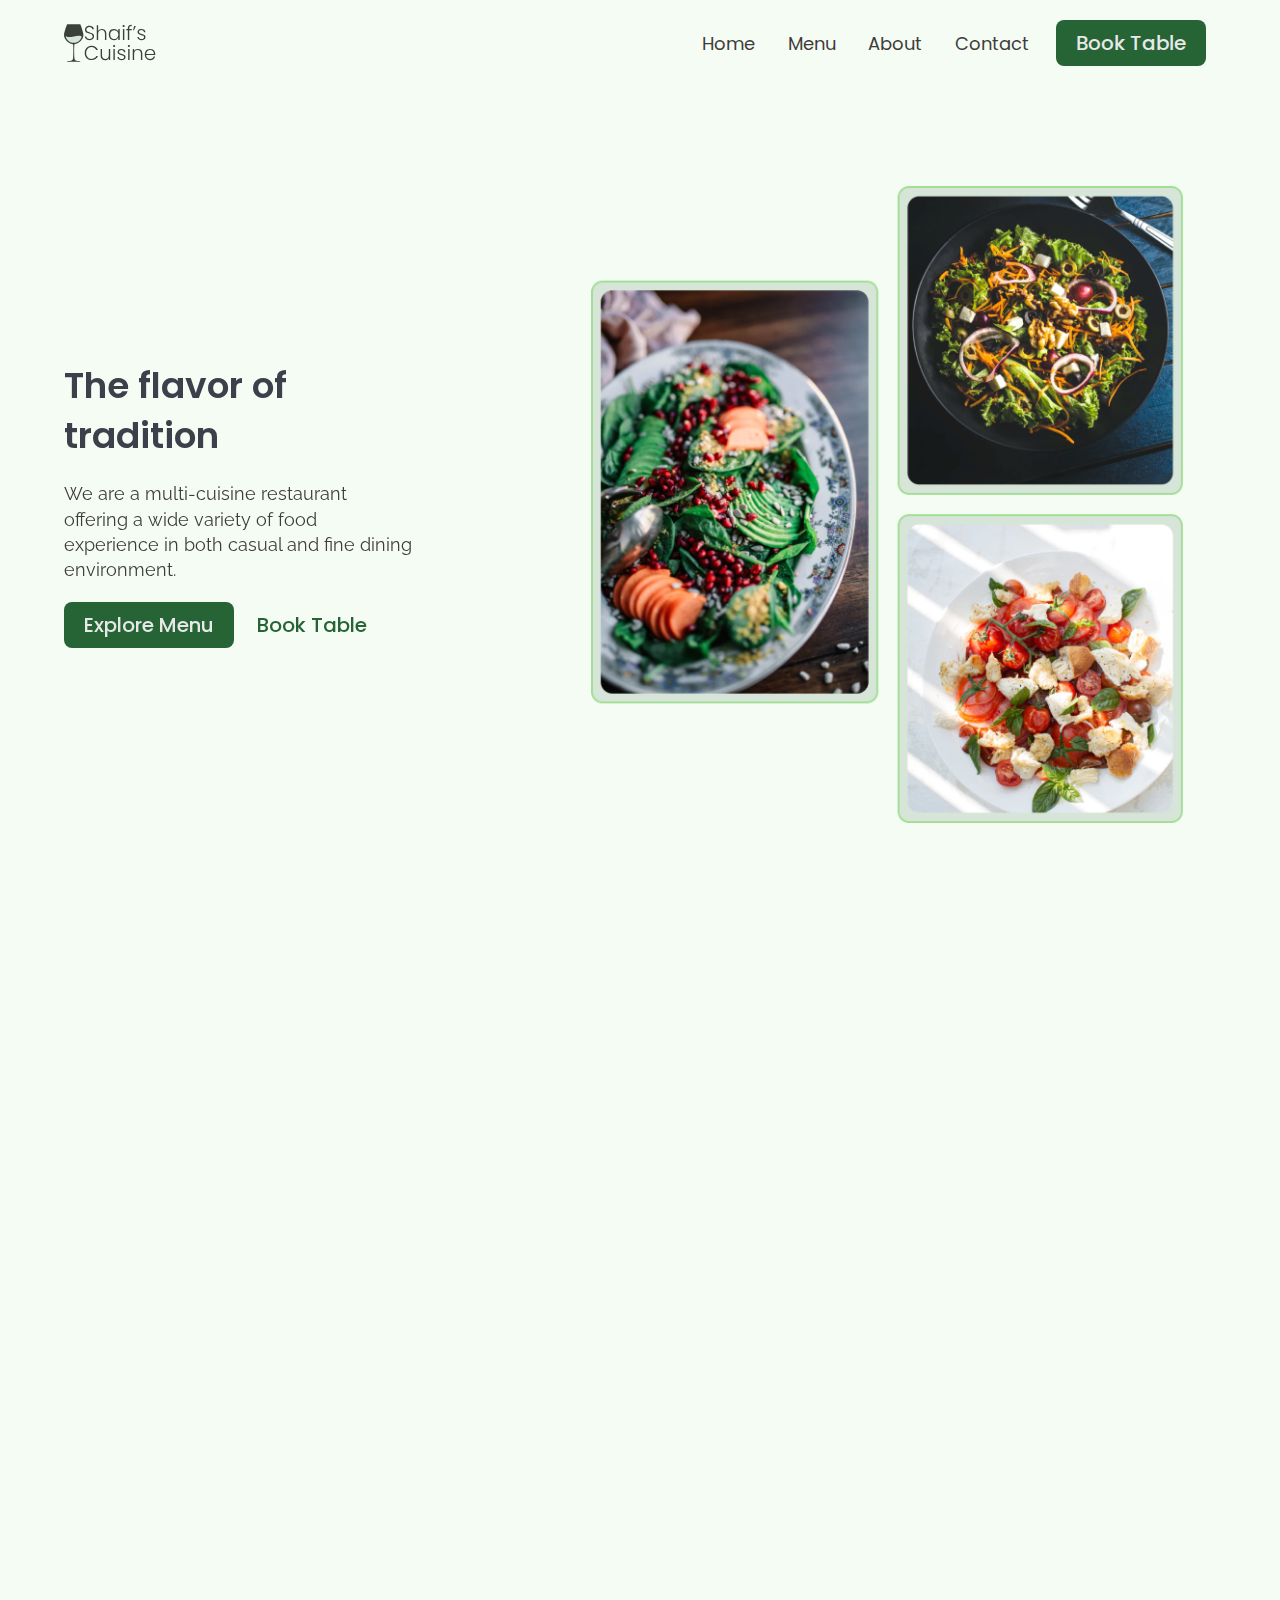
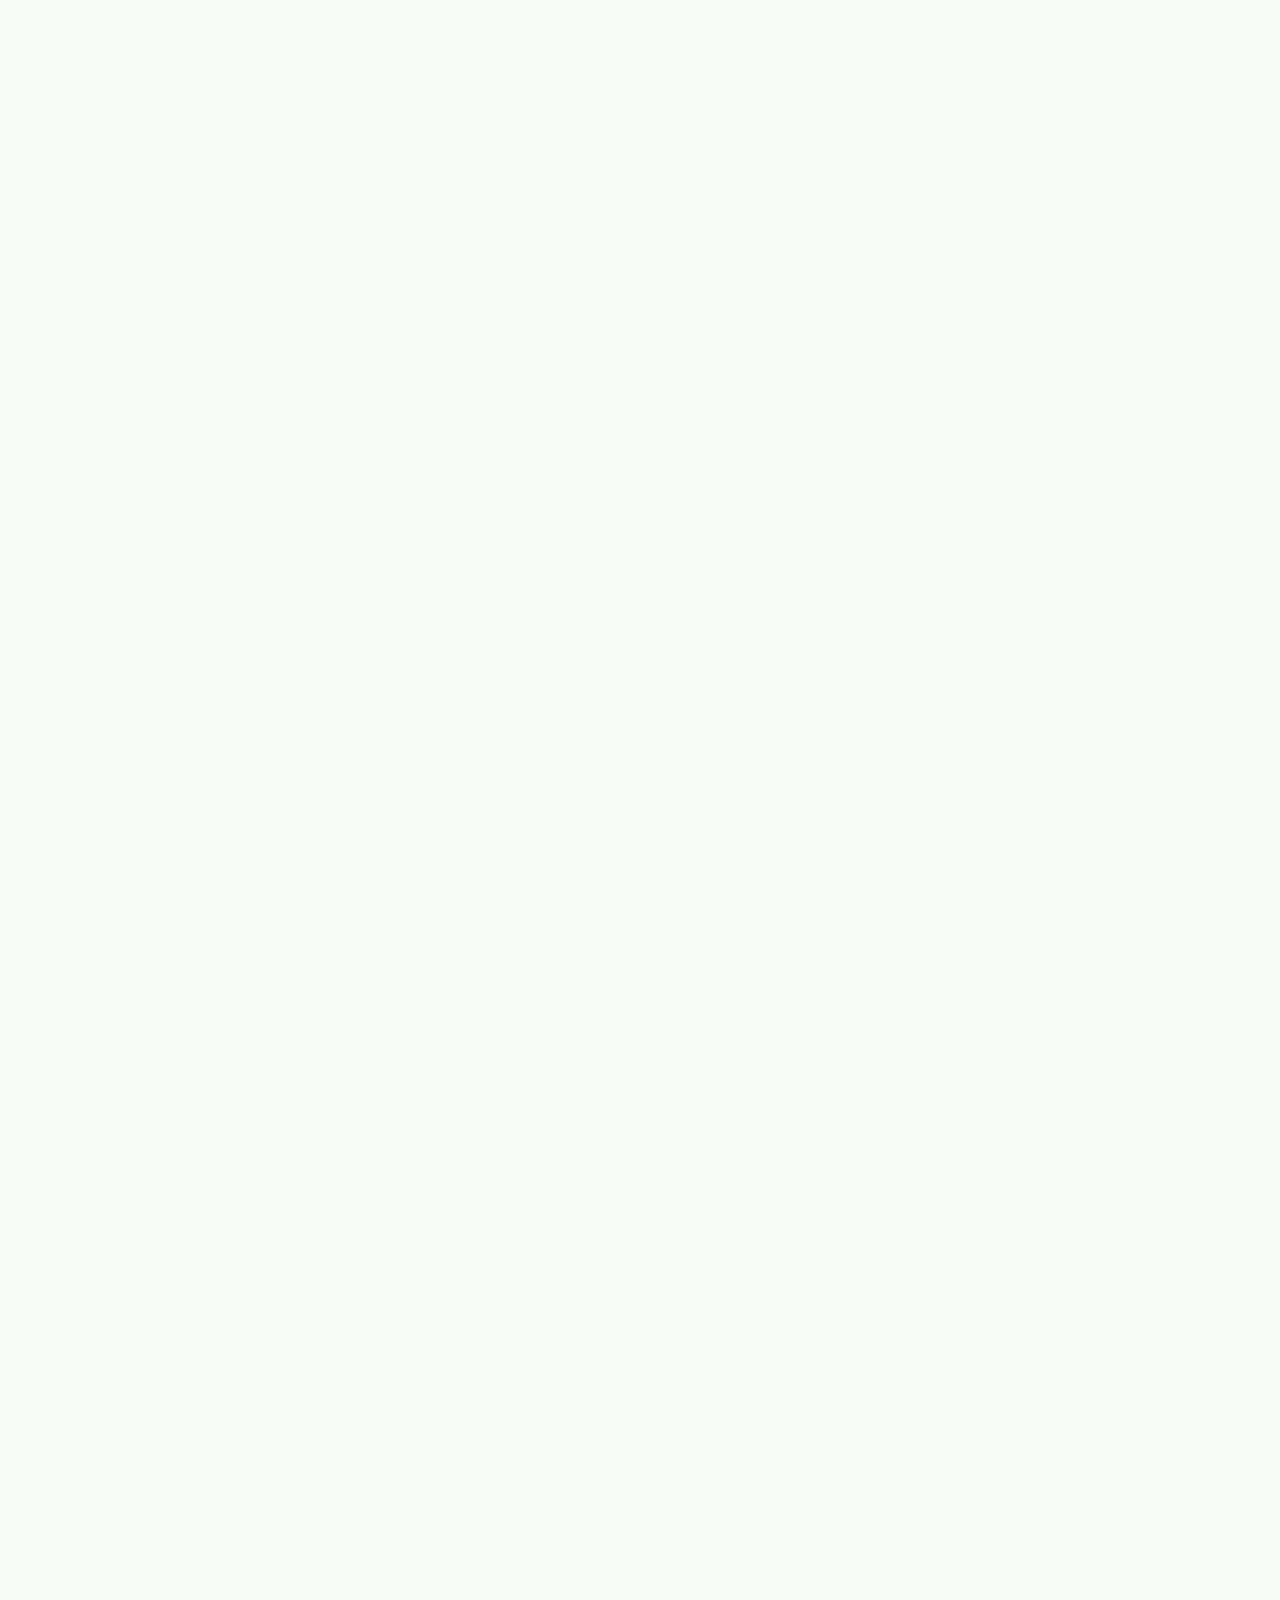
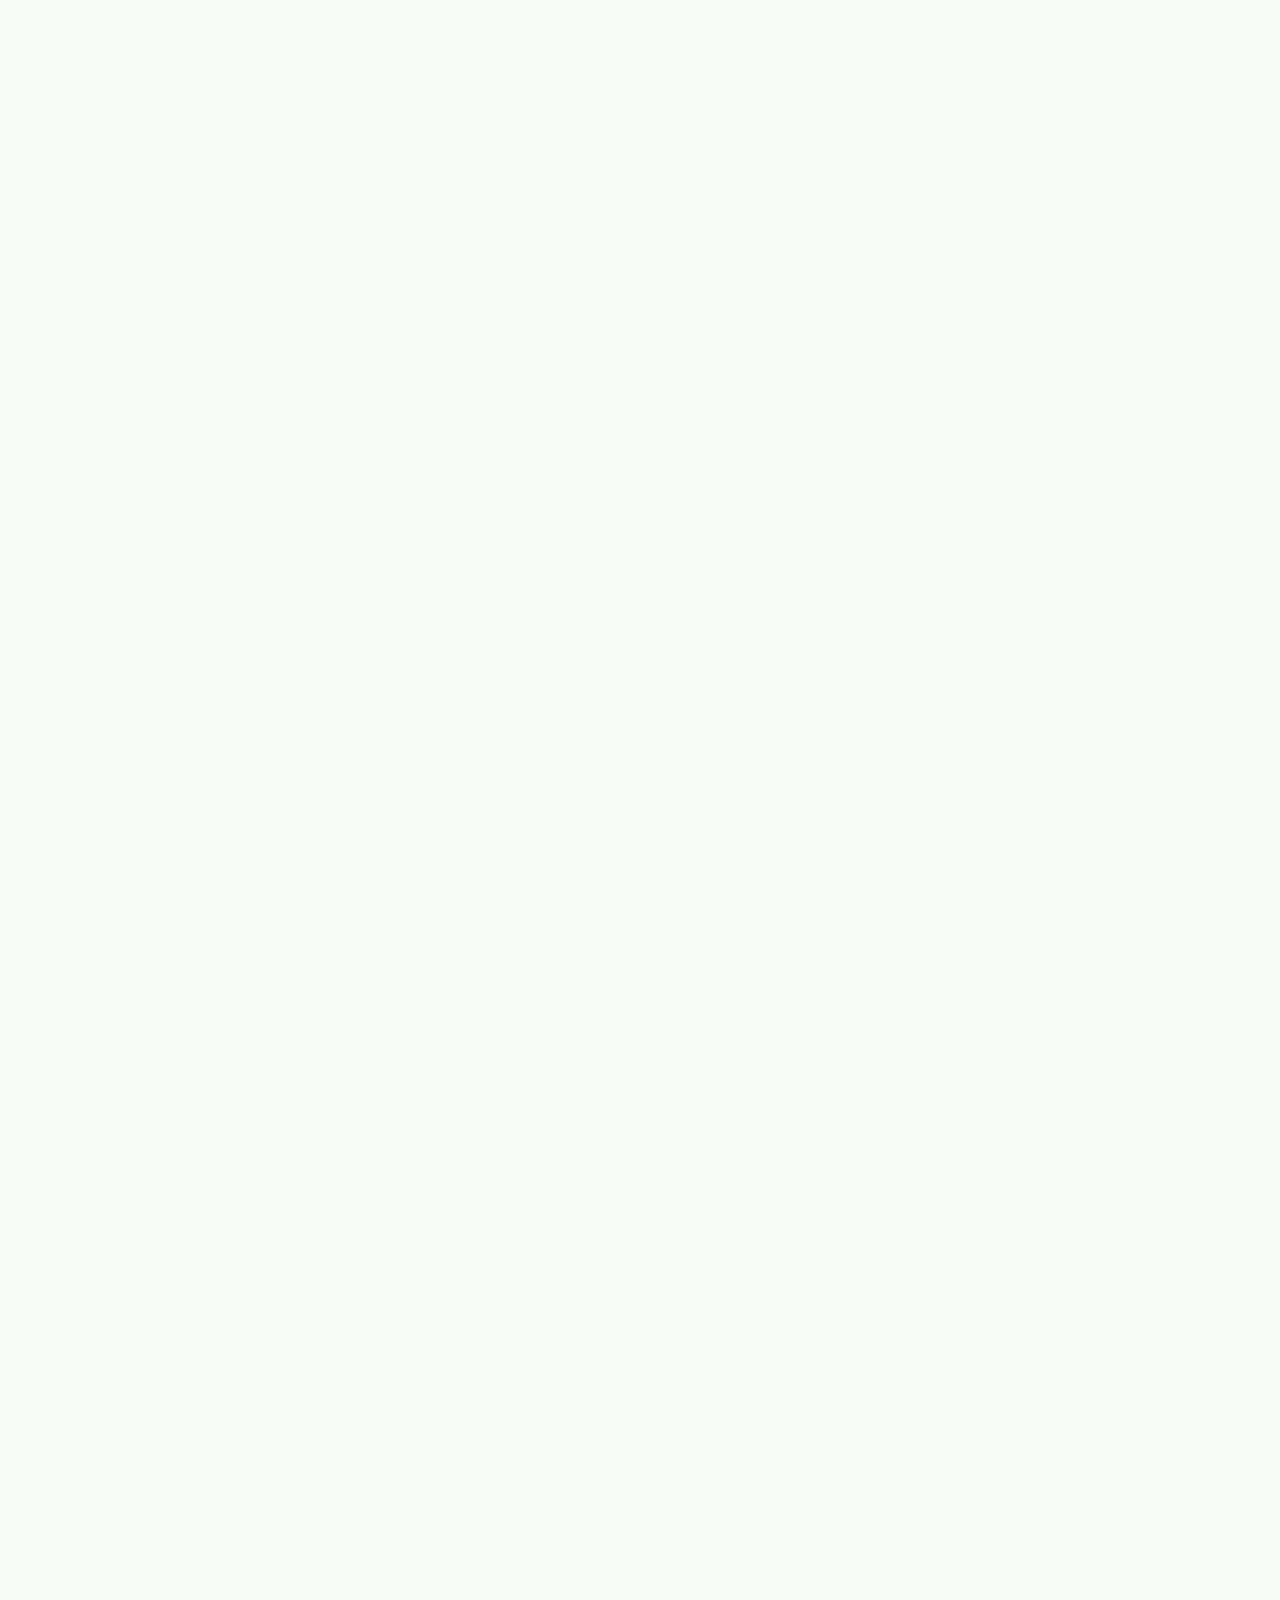
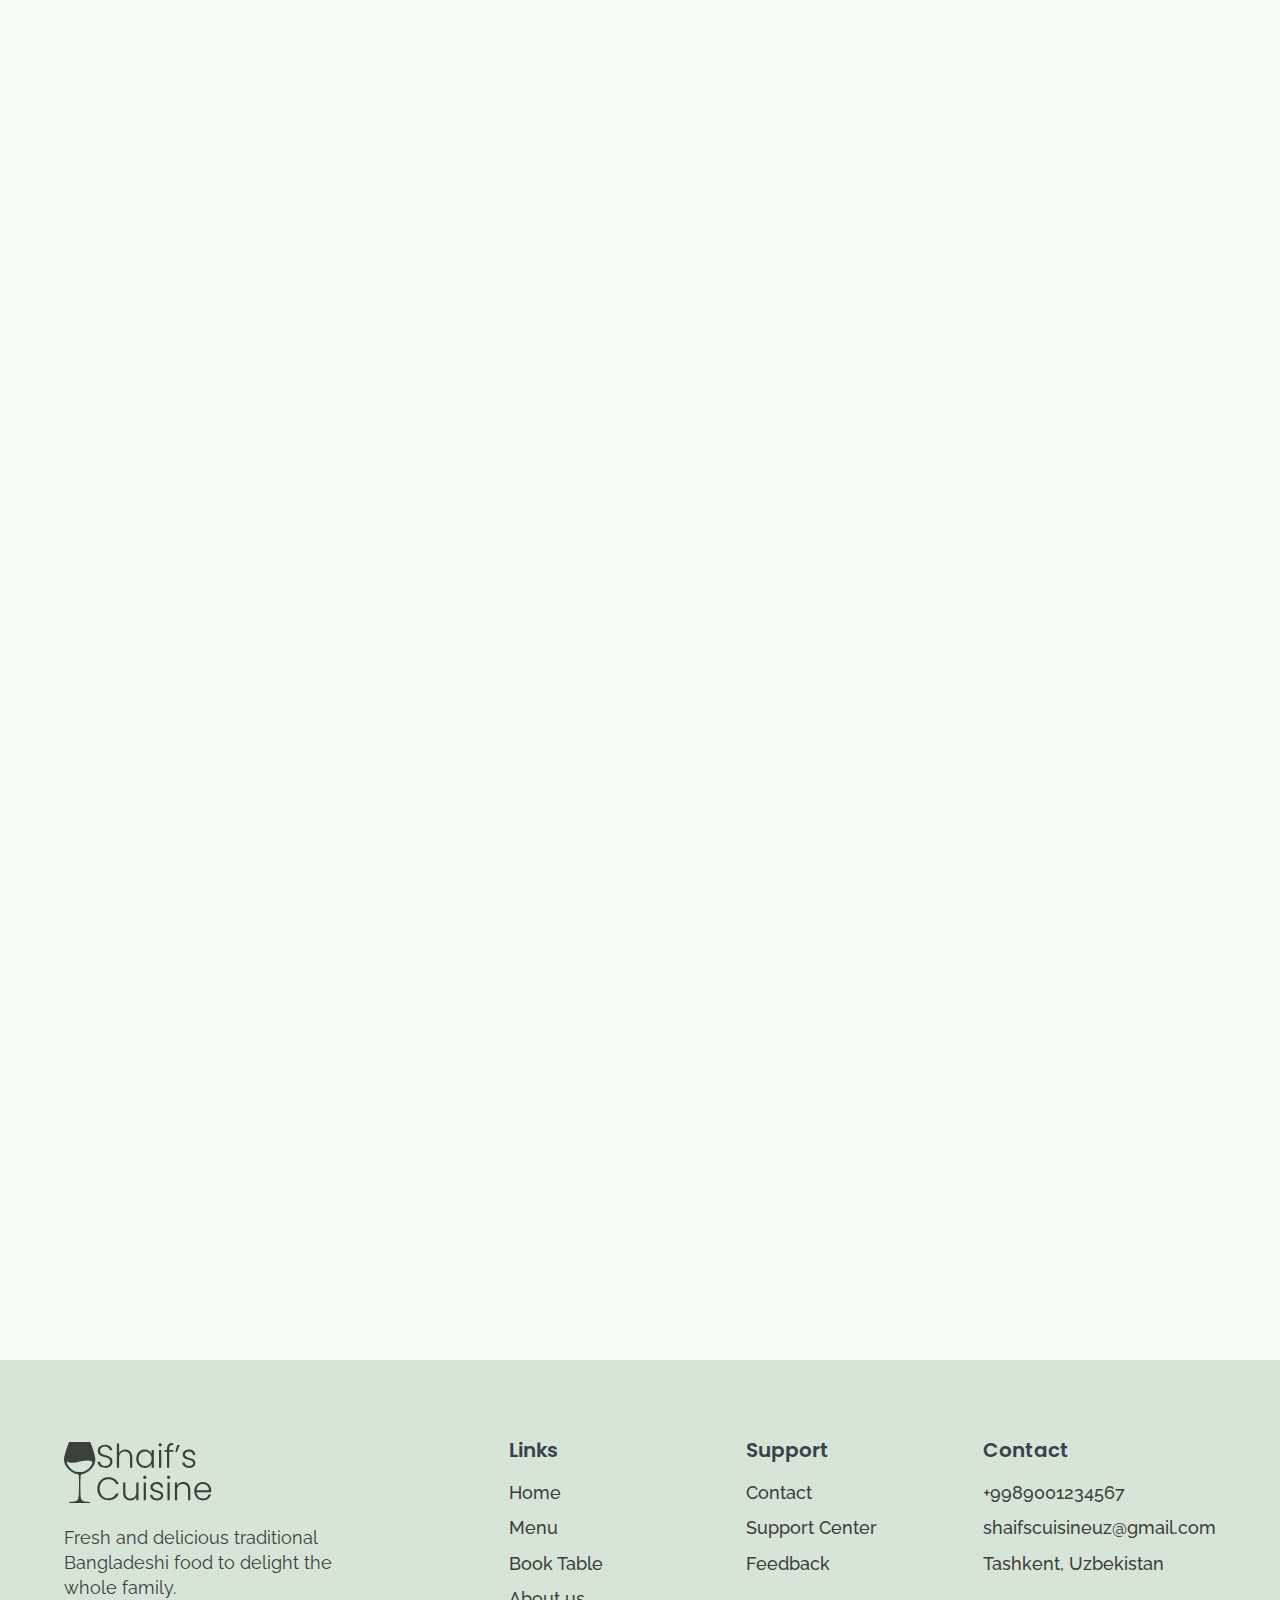
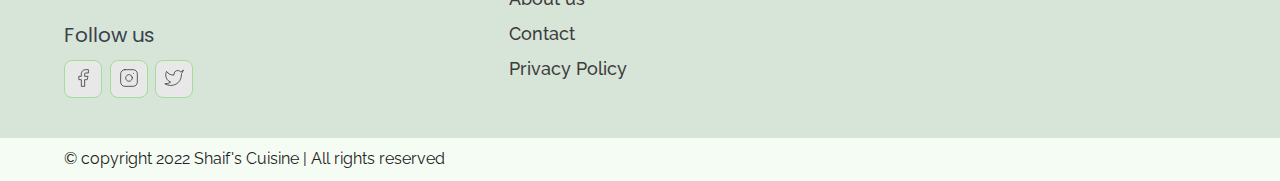
<file: index.html>
<!DOCTYPE html>
<html lang="en">
<head>
    <meta charset="UTF-8">
    <meta http-equiv="X-UA-Compatible" content="IE=edge">
    <meta name="viewport" content="width=device-width, initial-scale=1.0">
    <title>Home | Shaif's Cuisine</title>
    <link rel="stylesheet" href="./reset.css">
    <link rel="stylesheet" href="./globalStyles.css">
    <link rel="stylesheet" href="./components.css">
    <!-- aos css -->
    <link rel="stylesheet" href="https://unpkg.com/aos@next/dist/aos.css" />
    <link rel="stylesheet" href="./home.css">
</head>
<body>
    <!-- Nav Section -->
    <div class="nav">
        <div class="container">
          <div class="nav__wrapper">
            <a href="./index.html" class="logo">
              <img src="./images/logo.svg" alt="shaif's cuisine">
            </a>
            <nav>
              <div class="nav__icon">
                <svg xmlns="http://www.w3.org/2000/svg" width="24" height="24" viewBox="0 0 24 24" fill="none"
                  stroke="currentColor" stroke-width="2" stroke-linecap="round" stroke-linejoin="round"
                  class="feather feather-menu">
                  <line x1="3" y1="12" x2="21" y2="12" />
                  <line x1="3" y1="6" x2="21" y2="6" />
                  <line x1="3" y1="18" x2="21" y2="18" />
                </svg>
              </div>
              <div class="nav__bgOverlay"></div>
              <ul class="nav__list">
                <div class="nav__close">
                  <svg xmlns="http://www.w3.org/2000/svg" width="24" height="24" viewBox="0 0 24 24" fill="none"
                    stroke="currentColor" stroke-width="2" stroke-linecap="round" stroke-linejoin="round"
                    class="feather feather-x">
                    <line x1="18" y1="6" x2="6" y2="18" />
                    <line x1="6" y1="6" x2="18" y2="18" />
                  </svg>
                </div>
                <div class="nav__list__wrapper">
    
                  <li><a class="nav__link" href="./index.html">Home</a></li>
                  <li><a class="nav__link" href="./menu.html">Menu</a></li>
                  <li><a class="nav__link" href="./about.html">About</a></li>
                  <li><a class="nav__link" href="./contact.html">Contact</a></li>
                  <li><a href="./booking.html" class="btn primary-btn">Book Table</a></li>
                </div>
              </ul>
            </nav>
          </div>
        </div>
      </div>
    <!-- End Nav Section -->

    <!-- Hero Section -->
    <section id="hero">
      <div class="container">
        <div class="hero__wrapper" data-aos="fade-left">
          <div class="hero__left">
            <div class="hero__left__wrapper">
              <h1 class="hero__heading">The flavor of tradition</h1>
              <p class="hero__info">We are a multi-cuisine restaurant offering
              a wide variety of food experience in both casual and fine dining environment.</p>
              <div class="button__wrapper">
                <a href="#" class="btn primary-btn">Explore Menu</a>
                <a href="#" class="btn">Book Table</a>
              </div>
            </div>
          </div>
          <div class="hero__right" data-aos="fade-right">
            <div class="hero__imgWrapper">
              <img src="./images/heroImg.png" alt="food img">
            </div>
          </div>
        </div>
      </div>
    </section>
    <!-- End Hero Section -->

    <!-- Store Info Section -->
    <section id="storeInfo" data-aos="fade-up">
      <div class="container">
        <div class="storeInfo__wrapper">
          <div class="storeInfo__item">
            <div class="storeInfo__icon">
              <img src="./images/wall-clock-icon.svg" alt="clock icon">
            </div>
            <h3 class="storeInfo__title">
              10 AM - 7 PM
            </h3>
            <p class="storeInfo__text">
              Opening Hour
            </p>
          </div>
          <div class="storeInfo__item">
            <div class="storeInfo__icon">
              <img src="./images/address-icon.svg" alt="clock icon">
            </div>
            <h3 class="storeInfo__title">
              Tashkent, Uzbekistan
            </h3>
            <p class="storeInfo__text">
              Address
            </p>
          </div>
          <div class="storeInfo__item">
            <div class="storeInfo__icon">
              <img src="./images/phone-icon.svg" alt="clock icon">
            </div>
            <h3 class="storeInfo__title">
              +9989001234567
            </h3>
            <p class="storeInfo__text">
              Call Now
            </p>
          </div>
        </div>
      </div>
    </section>
    <!-- End Store Info Section -->

    <!-- Our Specials Section -->
    <section id="ourSpecials" data-aos="fade-up">
      <div class="container">
        <div class="ourSpecials__wrapper">
          <div class="ourSpecials__left">
            <div class="ourSpecials__item">
              <div class="ourSpecials__item__img">
                <img src="./images/food-3.png" alt="food img">
              </div>
              <h2 class="ourSpecials__item__title">
                Sweet Potato Fries Bowl
              </h2>
              <h3 class="ourSpecials__item__price">
                $18
              </h3>
              <div class="ourSpecials__item__stars">
                <img src="./images/3star.png" alt="3 stars">
              </div>
              <p class="ourSpecials__item__text">
                These Sweet Potato Fries bowl are a glorious, messy plate of goodness. Crispy sweet potato fries loaded
                with lots of fresh summer vegetables and a lime ranch. By adding a seasoning blend with chipotle powder,
                garlic, and onion, these spicy sweet potato fries are full of flavor.
              </p>
            </div>
            <div class="ourSpecials__item">
              <div class="ourSpecials__item__img">
                <img src="./images/food-1.png" alt="food img">
              </div>
              <h2 class="ourSpecials__item__title">
                Vegan Salad bowl
              </h2>
              <h3 class="ourSpecials__item__price">
                $18
              </h3>
              <div class="ourSpecials__item__stars">
                <img src="./images/3star.png" alt="3 stars">
              </div>
              <p class="ourSpecials__item__text">
                Vegan salad bowl are immensely satisfying with any combination of whole grains, pulses, noodles, raw or
                cooked fruits, and veggies all topped off with a delicious sauce or dressing – each bite is an explosion
                of flavors and textures.
              </p>
            </div>
          </div>
          <div class="ourSpecials__right">
            <h2 class="ourSpecials__title">
              Our Specials
            </h2>
            <p class="ourSpecials__text">
              All of our food is prepared daily at our restaurants to ensure the highest quality, freshest meals are
              delivered to our customers
            </p>
            <a href="./booking.html" class="btn primary-btn">Book Table</a>
          </div>
        </div>
      </div>
    </section>
    <!-- End Our Specials Section -->

    <!-- Top Dishes Section -->
    <section id="dishGrid"  data-aos="fade-up">
      <div class="container">
        <h2 class="dishGrid__title">
          Top Dishes
        </h2>
        <div class="dishGrid__wrapper">
          <div class="dishGrid__item">
            <div class="dishGrid__item__img">
              <img src="./images/food-1.png" alt="food img">
            </div>
            <div class="dishGrid__item__info">
              <h3 class="dishGrid__item__title">
                Vegan Salad bowl
              </h3>
              <h3 class="dishGrid__item__price">$12</h3>
              <div class="dishGrid__item__stars">
                <img src="./images/3star.png" alt="3 star">
              </div>
            </div>
          </div>
          <div class="dishGrid__item">
            <div class="dishGrid__item__img">
              <img src="./images/food-2.png" alt="food img">
            </div>
            <div class="dishGrid__item__info">
              <h3 class="dishGrid__item__title">
                Vegan Pesto Zoodles
              </h3>
              <h3 class="dishGrid__item__price">$12</h3>
              <div class="dishGrid__item__stars">
                <img src="./images/3star.png" alt="3 star">
              </div>
            </div>
          </div>
          <div class="dishGrid__item">
            <div class="dishGrid__item__img">
              <img src="./images/food-7.png" alt="food img">
            </div>
            <div class="dishGrid__item__info">
              <h3 class="dishGrid__item__title">
                Hot Green Bowl
              </h3>
              <h3 class="dishGrid__item__price">$12</h3>
              <div class="dishGrid__item__stars">
                <img src="./images/3star.png" alt="3 star">
              </div>
            </div>
          </div>
        </div>
      </div>
    </section>
    <!-- End Top Dishes Section -->

    <!-- Discount section -->
    <section class="discount" data-aos="fade-up">
      <div class="container">
        <div class="discount__wrapper">
          <div class="discount__images">
            <div class="discount__img1">
              <img src="./images/food-5.png" alt="food img">
            </div>
            <div class="discount__img2">
              <img src="./images/food-4.png" alt="food img">
            </div>
            <div class="discount__img3">
              <img src="./images/food-3.png" alt="food img">
            </div>
          </div>
          <div class="discount__info">
            <h3 class="discount__text">20% OFF</h3>
            <h3 class="discount__title">Demo dish for discount</h3>
            <h3 class="discount__price">
              <span class="discount__oldPrice">$45</span>
              <span class="discount__newPrice">$35</span>
            </h3>
            <div class="discount__stars">
              <img src="./images/3star.png" alt="3 stars">
            </div>
            <a href="./booking.html" class="btn primary-btn">Book Table</a>
          </div>
        </div>
      </div>
    </section>
    <!-- End Discount section -->

    <!-- Events Media Section -->
    <section id="eventsMedia" data-aos="fade-up">
        <div class="container">
          <div class="eventsMedia__wrapper">
            <div class="eventsMedia__1">
              <img src="./images/eventsMedia1.png" alt="events">
              <a href="#" class="eventsMedia__1__playButton">
                <img src="./images/playIcon.svg" alt="play button">
              </a>
            </div>
            <div class="eventsMedia__2">
              <img src="./images/eventsMedia2.png" alt="events">
            </div>
          </div>
        </div>
    </section>
    <!-- End Events Media Section -->

    <!-- Events Info -->
  <section id="eventsInfo" data-aos="fade-up">
    <div class="container">
      <div class="eventsInfo__wrapper">
        <div class="eventsInfo__left">
          <div class="eventsInfo__item">
            <div class="eventsInfo__item__img">
              <img src="./images/event-corporate.png" alt="corporate events">
            </div>
            <div class="eventsInfo__item__info">
              <h2 class="eventsInfo__item__title">Corporate Events</h2>
              <p class="eventsInfo__item__text">
                Shaif's Cuisine is the perfect venue for your corporate events. We specialize in private parties.
              </p>
            </div>
          </div>
          <div class="eventsInfo__item">
            <div class="eventsInfo__item__img">
              <img src="./images/event-weedings.png" alt="wedding events">
            </div>
            <div class="eventsInfo__item__info">
              <h2 class="eventsInfo__item__title">Weddings</h2>
              <p class="eventsInfo__item__text">
                Shaif's Cuisine offers an intimately unique wedding experience set in a spectacular setting that is
                sophisticated and comfortable.
              </p>
            </div>
          </div>
        </div>
        <div class="eventsInfo__right">
          <h2 class="eventsInfo__title">Book For Events</h2>
          <p class="eventsInfo__text">Book your private event or corporate function at Shaif's cuisine to experience a
            truly unique experience.</p>
          <a href="./contact.html" class="btn primary-btn">Contact Now</a>
        </div>
      </div>
    </div>
  </section>
  <!-- End Events Info -->

   <!-- Why Us section -->
   <section id="whyUs">
    <div class="container">
      <div class="whyUs__wrapper">
        <div class="whyUs__left" data-aos="fade-right">
          <h2 class="whyUs__title">
            Why Choose Our Food
          </h2>
          <p class="whyUs__text">
            Quality of Service, Food, Ambiance, and Value of Money are the primary elements for choosing a restaurant.
            Shaif's Cuisine is one of the most exquisite fine-dinning restaurant in Chittagong cities with a captivating
            view of GEC Hills, perfect ambiance, and scrumptious food.
          </p>
        </div>
        <div class="whyUs__right" data-aos="fade-right">
          <div class="whyUs__items__wrapper">
            <div class="whyUs__item">
              <div class="whyUs__item__icon">
                <img src="./images/whyUs-icon1.svg" alt="quality Food">
              </div>
              <p class="whyUs__item__text">Quality Food</p>
            </div>
            <div class="whyUs__item">
              <div class="whyUs__item__icon">
                <img src="./images/whyUs-icon2.svg" alt="Classical taste">
              </div>
              <p class="whyUs__item__text">Classical taste</p>
            </div>
            <div class="whyUs__item">
              <div class="whyUs__item__icon">
                <img src="./images/whyUs-icon3.svg" alt="Skilled chef">
              </div>
              <p class="whyUs__item__text">Skilled chef</p>
            </div>
            <div class="whyUs__item">
              <div class="whyUs__item__icon">
                <img src="./images/whyUs-icon4.svg" alt="Best service">
              </div>
              <p class="whyUs__item__text">Best service</p>
            </div>
          </div>
        </div>
      </div>
    </div>
  </section>
  <!-- End Why Us section -->

  <!-- Testimonial Section -->
  <section id="testimonial">
    <div class="container">
      <div class="testimonial__wrapper" data-aos="fade-up">
        <h2 class="testimonial__title">What Our Customers Say</h2>
        <div class="testimonial__items__wrapper">
          <div class="testimonial__item">
            <div class="testimonial__item__img">
              <img src="./images/testimonial_img1.png" alt="customer">
            </div>
            <div class="testimonial__item__info">
              <h3 class="testimonial__item__name">Customer</h3>
              <div class="testimonial__item__stars">
                <img src="./images/3star.png" alt="3 star">
              </div>
              <p class="testimonial__item__text">
                “Visited Shaif’s Cuisine with friends last Sunday. Really lovely meal and very warm welcome – we would
                recommend this lovely restaurant and will try to go back again”
              </p>
            </div>
          </div>
          <div class="testimonial__item">
            <div class="testimonial__item__img">
              <img src="./images/testimonial_img1.png" alt="customer">
            </div>
            <div class="testimonial__item__info">
              <h3 class="testimonial__item__name">Customer</h3>
              <div class="testimonial__item__stars">
                <img src="./images/3star.png" alt="3 star">
              </div>
              <p class="testimonial__item__text">
                "from start to finish, lovely experience. Hostess very pleasant, wait staff john was wonderful and
                attentive, food plentiful and delicious, desserts out of this world"
              </p>
            </div>
          </div>
          <div class="testimonial__item">
            <div class="testimonial__item__img">
              <img src="./images/testimonial_img1.png" alt="customer">
            </div>
            <div class="testimonial__item__info">
              <h3 class="testimonial__item__name">Customer</h3>
              <div class="testimonial__item__stars">
                <img src="./images/3star.png" alt="3 star">
              </div>
              <p class="testimonial__item__text">
                “A warm and friendly welcome with fantastic customer service. Always great, tasty food served piping
                hot- just the way we love it. Would definitely recommend. We have been repeatedly and it's consistently
                exceeded our expectations"
              </p>
            </div>
          </div>
          <div class="testimonial__item">
            <div class="testimonial__item__img">
              <img src="./images/testimonial_img1.png" alt="customer">
            </div>
            <div class="testimonial__item__info">
              <h3 class="testimonial__item__name">Customer</h3>
              <div class="testimonial__item__stars">
                <img src="./images/3star.png" alt="3 star">
              </div>
              <p class="testimonial__item__text">
                “I would just like to say thank you for the excellent service we received in your restaurant last night.
                Although the place was very busy we still had an excellent time and really appreciated the live
                entertainment too!“
              </p>
            </div>
          </div>
        </div>
      </div>
    </div>
  </section>
  <!-- End Testimonial Section -->

  <!-- Newsletter Section -->
  <section id="newsletter" data-aos="fade-up">
    <div class="container">
      <div class="newsletter__wrapper">
        <div class="newsletter__info">
          <h3 class="newsletter__title">Join Newsletter</h3>
          <p class="newsletter__text">
            Get notified with the latest news and recent offers from the “Shaif’s Cuisine”
          </p>
        </div>
        <div class="newsletter__form">
          <form action="">
            <label for="email">
              <input type="email" placeholder="Your Email Address">
            </label>
            <button type="submit">Join</button>
          </form>
        </div>
      </div>
    </div>
  </section>
  <!-- End Newsletter Section -->

   <!-- Footer -->
   <footer>
     <div class="container">
       <div class="footer__wrapper">
         <div class="footer__col-1">
           <div class="footer__logo">
             <img src="./images/logo.svg" alt="shaif's cuisine">
           </div>
           <p class="footer__desc">
             Fresh and delicious traditional Bangladeshi food to delight the whole family.
           </p>
           <div class="footer__socials">
             <h4 class="footer__socials__title">Follow us</h4>
             <ol>
               <li>
                 <a href="#">
                   <svg xmlns="http://www.w3.org/2000/svg"
                  width="24" height="24" viewBox="0 0 24 24"
                  fill="none"
                  stroke="currentColor" stroke-width="1"
                  stroke-linecap="round"
                  stroke-linejoin="round">
                  <path d="M18 2h-3a5 5 0 0 0-5 5v3H7v4h3v8h4v-8h3l1-4h-4V7a1 1 0 0 1 1-1h3z" />
                   </svg>
                 </a>
               </li>
               <li>
                <a href="#">
                  <svg xmlns="http://www.w3.org/2000/svg"
                  width="24" height="24" viewBox="0 0 24 24"
                  fill="none"
                  stroke="currentColor" stroke-width="1"
                  stroke-linecap="round"
                  stroke-linejoin="round">
                  <rect x="2" y="2" width="20" height="20" rx="5" ry="5" />
                  <path d="M16 11.37A4 4 0 1 1 12.63 8 4 4 0 0 1 16 11.37z" />
                  <line x1="17.5" y1="6.5" x2="17.51" y2="6.5" />
                  </svg>
                </a>
              </li>
              <li>
                <a href="#">
                 <svg xmlns="http://www.w3.org/2000/svg"
                 width="24" height="24" viewBox="0 0 24 24"
                 fill="none"
                 stroke="currentColor" stroke-width="1"
                 stroke-linecap="round"
                 stroke-linejoin="round">
                 <path d="M23 3a10.9 10.9 0 0 1-3.14 1.53 4.48 4.48 0 0 0-7.86 3v1A10.66 10.66 0 0 1 3 4s-4 9 5 13a11.64 11.64 0 0 1-7 2c9 5 20 0 20-11.5a4.5 4.5 0 0 0-.08-.83A7.72 7.72 0 0 0 23 3z" />
                 </svg>
                </a>
              </li>
             </ol>
           </div>
         </div>

         <div class="footer__col-2">
           <h3 class="footer__text__title">
             Links
           </h3>
           <ol class="footer__text">
             <li>
               <a href="./index.html">Home</a>
             </li>
             <li>
              <a href="./menu.html">Menu</a>
             </li>
             <li>
              <a href="./booking.html">Book Table</a>
             </li>
             <li>
              <a href="./about.html">About us</a>
             </li>
             <li>
              <a href="./contact.html">Contact</a>
             </li>
             <li>
               <a href="#">Privacy Policy</a>
             </li>
           </ol>
         </div>

         <div class="footer__col-3">
          <h3 class="footer__text__title">
            Support
          </h3>
          <ol class="footer__text">
            <li>
              <a href="./contact.html">Contact</a>
            </li>
            <li>
             <a href="#">Support Center</a>
            </li>
            <li>
              <a href="#">Feedback</a>
            </li>
          </ol>
        </div>

        <div class="footer__col-4">
          <h3 class="footer__text__title">
            Contact
          </h3>
          <ol class="footer__text">
            <li>
              <a href="tel:+9989001234567">+9989001234567</a>
            </li>
            <li>
             <a href="mailto:shaifscuisineuz@gmail.com">shaifscuisineuz@gmail.com</a>
            </li>
            <li>
              <a href="#">Tashkent, Uzbekistan</a>
            </li>
          </ol>
        </div>
         
       </div>
     </div>
   </footer>
   <div id="copyright">
    <div class="container">
      <p class="copyright__text">
        © copyright 2022 Shaif's Cuisine | All rights reserved
      </p>
    </div>
  </div>
   <!-- End Footer -->

   <!-- aos script -->
   <script src="https://unpkg.com/aos@next/dist/aos.js"></script>

   <!-- custom script -->
   <script src="./main.js"></script>
</body>
</html>
</file>
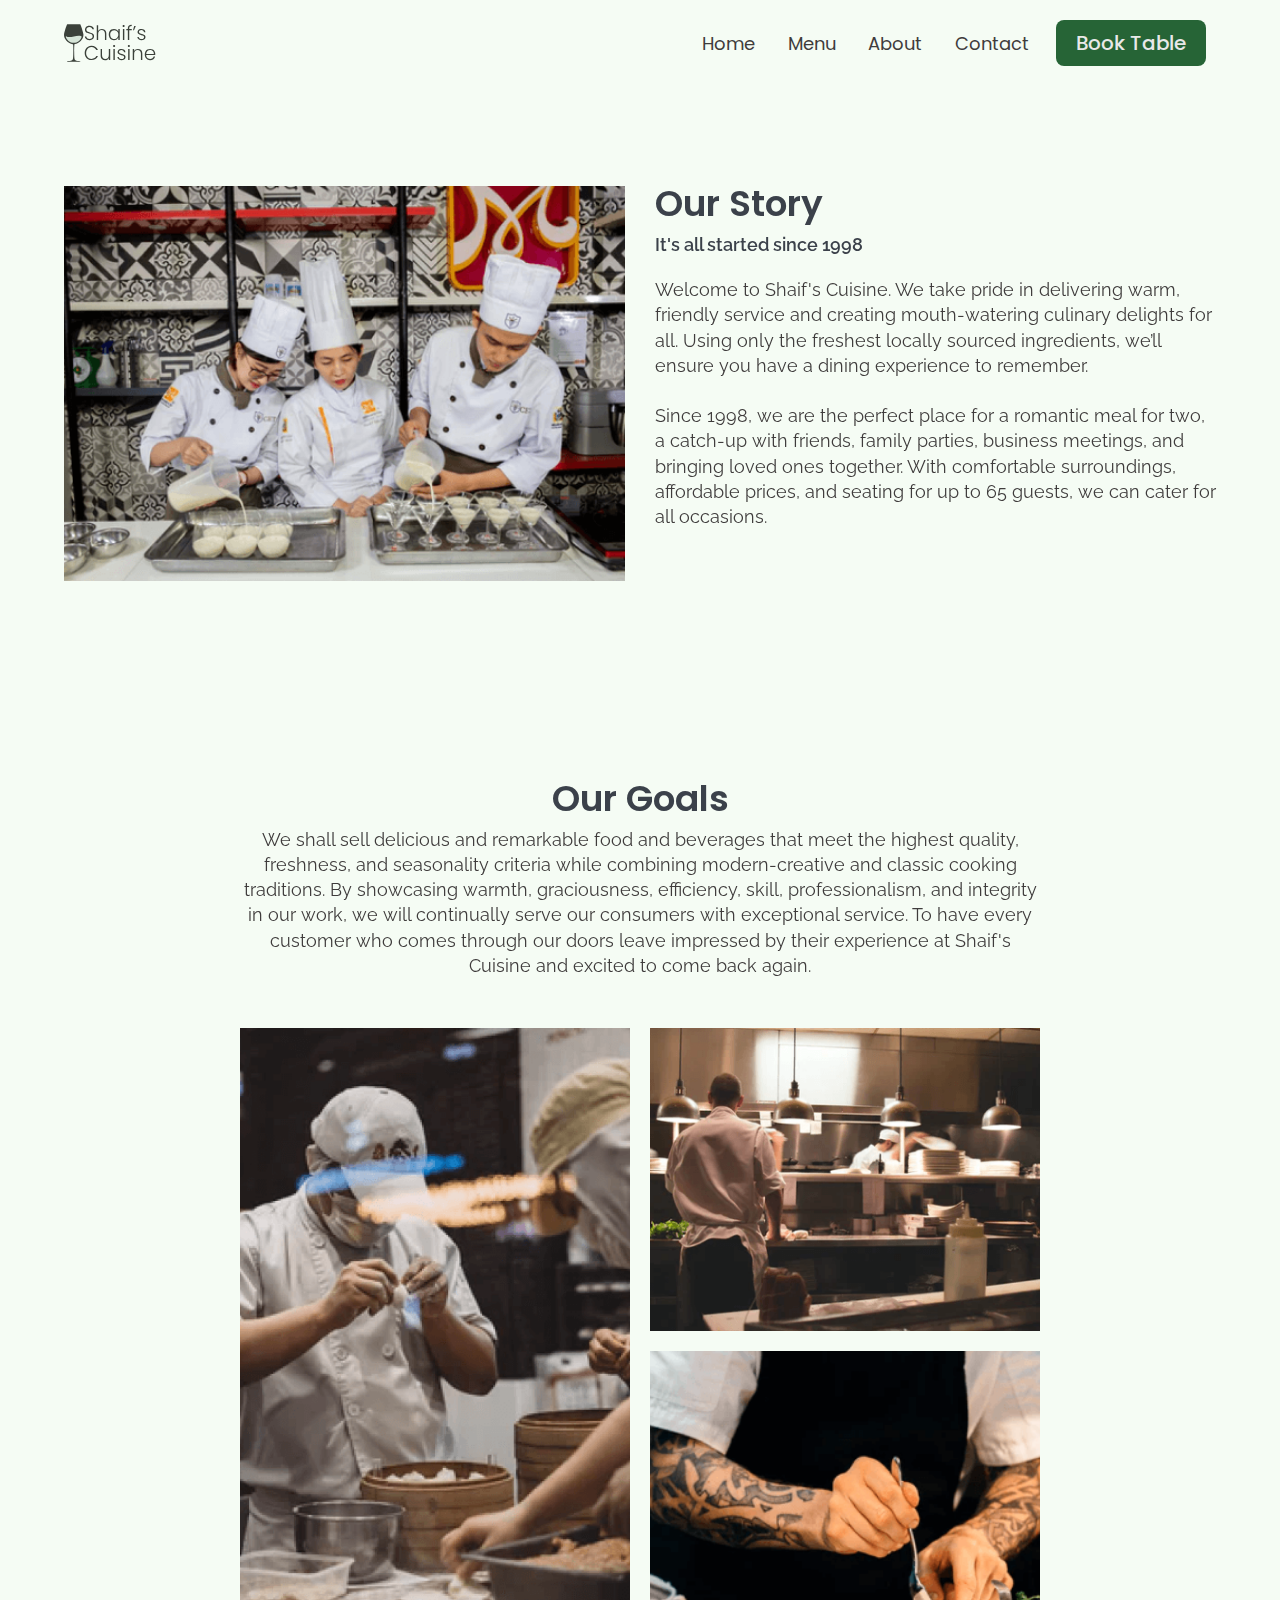
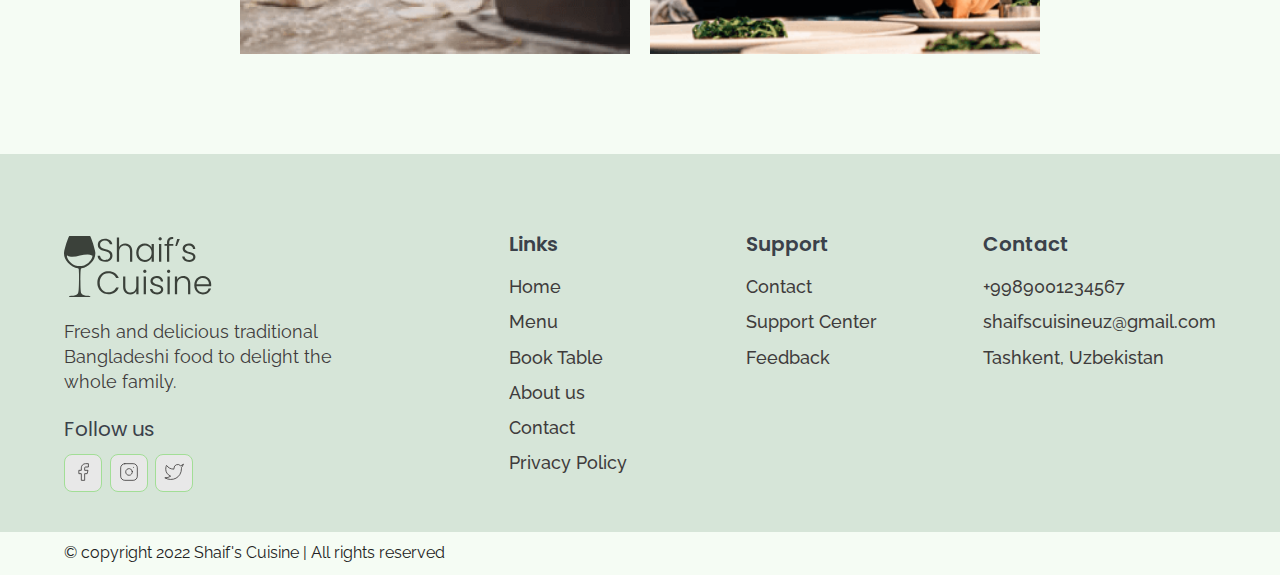
<file: about.html>
<!DOCTYPE html>
<html lang="en">
<head>
    <meta charset="UTF-8">
    <meta http-equiv="X-UA-Compatible" content="IE=edge">
    <meta name="viewport" content="width=device-width, initial-scale=1.0">
    <title>About | Shaif's Cuisine</title>
    <link rel="stylesheet" href="./reset.css">
    <link rel="stylesheet" href="./globalStyles.css">
    <link rel="stylesheet" href="./components.css">
    <link rel="stylesheet" href="./about.css">
    <!-- aos css -->
    <link rel="stylesheet" href="https://unpkg.com/aos@next/dist/aos.css" />
</head>
<body>
    <!-- Nav Section -->
    <div class="nav">
        <div class="container">
          <div class="nav__wrapper">
            <a href="./index.html" class="logo">
              <img src="./images/logo.svg" alt="shaif's cuisine">
            </a>
            <nav>
              <div class="nav__icon">
                <svg xmlns="http://www.w3.org/2000/svg" width="24" height="24" viewBox="0 0 24 24" fill="none"
                  stroke="currentColor" stroke-width="2" stroke-linecap="round" stroke-linejoin="round"
                  class="feather feather-menu">
                  <line x1="3" y1="12" x2="21" y2="12" />
                  <line x1="3" y1="6" x2="21" y2="6" />
                  <line x1="3" y1="18" x2="21" y2="18" />
                </svg>
              </div>
              <div class="nav__bgOverlay"></div>
              <ul class="nav__list">
                <div class="nav__close">
                  <svg xmlns="http://www.w3.org/2000/svg" width="24" height="24" viewBox="0 0 24 24" fill="none"
                    stroke="currentColor" stroke-width="2" stroke-linecap="round" stroke-linejoin="round"
                    class="feather feather-x">
                    <line x1="18" y1="6" x2="6" y2="18" />
                    <line x1="6" y1="6" x2="18" y2="18" />
                  </svg>
                </div>
                <div class="nav__list__wrapper">
    
                  <li><a class="nav__link" href="./index.html">Home</a></li>
                  <li><a class="nav__link" href="./menu.html">Menu</a></li>
                  <li><a class="nav__link" href="./about.html">About</a></li>
                  <li><a class="nav__link" href="./contact.html">Contact</a></li>
                  <li><a href="./booking.html" class="btn primary-btn">Book Table</a></li>
                </div>
              </ul>
            </nav>
          </div>
        </div>
      </div>
    <!-- End Nav Section -->

   <!-- Our Story -->
   <section id="ourStory" data-aos="fade-up">
     <div class="container">
       <div class="ourStory__wrapper">
         <div class="ourStory__img">
           <img src="./images/ourStoryImg.png" alt="shaif's cuisine">
         </div>
         <div class="ourStory__info">
           <h3 class="ourStory__title">
             Our Story
           </h3>
           <p class="ourStory__subtitle">
            It's all started since 1998
           </p>
           <p class="ourStory__text">
            Welcome to Shaif's Cuisine. We take 
            pride in delivering warm, friendly service
            and creating mouth-watering culinary 
            delights for all. Using only the freshest 
            locally sourced ingredients, we’ll ensure 
            you have a dining experience to 
            remember.
            <br><br>
            Since 1998, we are the perfect place for 
            a romantic meal for two, a catch-up with 
            friends, family parties, business 
            meetings, and bringing loved ones 
            together. With comfortable 
            surroundings, affordable prices, and 
            seating for up to 65 guests, we can cater 
            for all occasions.
           </p>
         </div>
       </div>
     </div>
   </section>
   <!-- End Our Story -->


   <!-- Our Goals -->
   <section id="ourGoals" data-aos="fade-down">
     <div class="container">
       <div class="ourGoals__info">
         <h3 class="ourGoals__title">
           Our Goals
         </h3>
         <p class="ourGoals__text">
           We shall sell delicious and remarkable food and beverages that meet the highest 
           quality, freshness, and seasonality criteria while combining modern-creative and 
           classic cooking traditions. By showcasing warmth, graciousness, efficiency, skill, 
           professionalism, and integrity in our work, we will continually serve our consumers 
           with exceptional service. To have every customer who comes through our doors 
           leave impressed by their experience at Shaif's Cuisine and excited to come back again.
         </p>
       </div>
       <div class="ourGoals__imgs__wrapper">
         <div class="ourGoals__img1">
           <img src="./images/ourGoals_img1.png" alt="img">
         </div>
         <div class="ourGoals__img2">
          <img src="./images/ourGoals_img2.png" alt="img">
        </div>
        <div class="ourGoals__img3">
          <img src="./images/ourGoals_img3.png" alt="img">
        </div>
       </div>
     </div>
   </section>
   <!-- End of Our Goals -->

   <!-- Footer -->
   <footer>
     <div class="container">
       <div class="footer__wrapper">
         <div class="footer__col-1">
           <div class="footer__logo">
             <img src="./images/logo.svg" alt="shaif's cuisine">
           </div>
           <p class="footer__desc">
             Fresh and delicious traditional Bangladeshi food to delight the whole family.
           </p>
           <div class="footer__socials">
             <h4 class="footer__socials__title">Follow us</h4>
             <ol>
               <li>
                 <a href="#">
                   <svg xmlns="http://www.w3.org/2000/svg"
                  width="24" height="24" viewBox="0 0 24 24"
                  fill="none"
                  stroke="currentColor" stroke-width="1"
                  stroke-linecap="round"
                  stroke-linejoin="round">
                  <path d="M18 2h-3a5 5 0 0 0-5 5v3H7v4h3v8h4v-8h3l1-4h-4V7a1 1 0 0 1 1-1h3z" />
                   </svg>
                 </a>
               </li>
               <li>
                <a href="#">
                  <svg xmlns="http://www.w3.org/2000/svg"
                  width="24" height="24" viewBox="0 0 24 24"
                  fill="none"
                  stroke="currentColor" stroke-width="1"
                  stroke-linecap="round"
                  stroke-linejoin="round">
                  <rect x="2" y="2" width="20" height="20" rx="5" ry="5" />
                  <path d="M16 11.37A4 4 0 1 1 12.63 8 4 4 0 0 1 16 11.37z" />
                  <line x1="17.5" y1="6.5" x2="17.51" y2="6.5" />
                  </svg>
                </a>
              </li>
              <li>
                <a href="#">
                 <svg xmlns="http://www.w3.org/2000/svg"
                 width="24" height="24" viewBox="0 0 24 24"
                 fill="none"
                 stroke="currentColor" stroke-width="1"
                 stroke-linecap="round"
                 stroke-linejoin="round">
                 <path d="M23 3a10.9 10.9 0 0 1-3.14 1.53 4.48 4.48 0 0 0-7.86 3v1A10.66 10.66 0 0 1 3 4s-4 9 5 13a11.64 11.64 0 0 1-7 2c9 5 20 0 20-11.5a4.5 4.5 0 0 0-.08-.83A7.72 7.72 0 0 0 23 3z" />
                 </svg>
                </a>
              </li>
             </ol>
           </div>
         </div>

         <div class="footer__col-2">
           <h3 class="footer__text__title">
             Links
           </h3>
           <ol class="footer__text">
             <li>
               <a href="./index.html">Home</a>
             </li>
             <li>
              <a href="./menu.html">Menu</a>
             </li>
             <li>
              <a href="./booking.html">Book Table</a>
             </li>
             <li>
              <a href="./about.html">About us</a>
             </li>
             <li>
              <a href="./contact.html">Contact</a>
             </li>
             <li>
               <a href="#">Privacy Policy</a>
             </li>
           </ol>
         </div>

         <div class="footer__col-3">
          <h3 class="footer__text__title">
            Support
          </h3>
          <ol class="footer__text">
            <li>
              <a href="./contact.html">Contact</a>
            </li>
            <li>
             <a href="#">Support Center</a>
            </li>
            <li>
              <a href="#">Feedback</a>
            </li>
          </ol>
        </div>

        <div class="footer__col-4">
          <h3 class="footer__text__title">
            Contact
          </h3>
          <ol class="footer__text">
            <li>
              <a href="tel:+9989001234567">+9989001234567</a>
            </li>
            <li>
             <a href="mailto:shaifscuisineuz@gmail.com">shaifscuisineuz@gmail.com</a>
            </li>
            <li>
              <a href="#">Tashkent, Uzbekistan</a>
            </li>
          </ol>
        </div>
         
       </div>
     </div>
   </footer>
   <div id="copyright">
    <div class="container">
      <p class="copyright__text">
        © copyright 2022 Shaif's Cuisine | All rights reserved
      </p>
    </div>
  </div>
   <!-- End Footer -->

   <!-- aos script -->
   <script src="https://unpkg.com/aos@next/dist/aos.js"></script>

   <!-- custom script -->
   <script src="./main.js"></script>
</body>
</html>
</file>
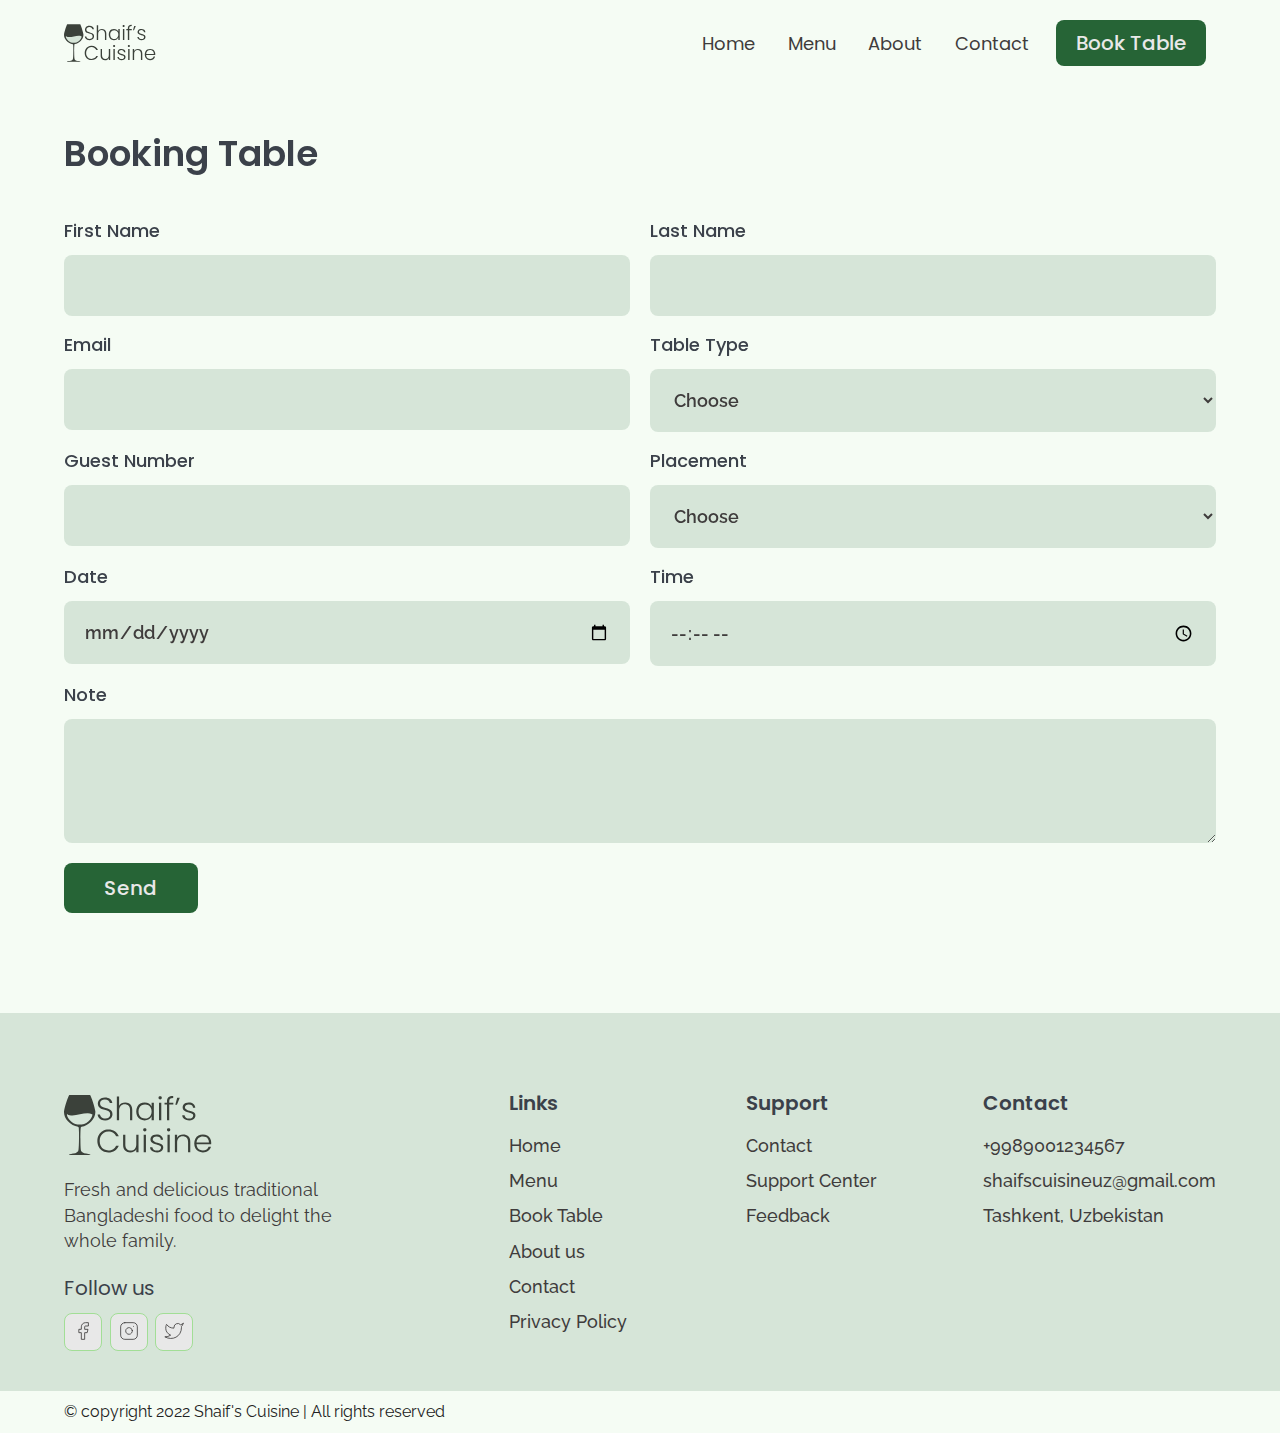
<file: booking.html>
<!DOCTYPE html>
<html lang="en">
<head>
    <meta charset="UTF-8">
    <meta http-equiv="X-UA-Compatible" content="IE=edge">
    <meta name="viewport" content="width=device-width, initial-scale=1.0">
    <title>Booking | Shaif's Cuisine</title>
    <link rel="stylesheet" href="./reset.css">
    <link rel="stylesheet" href="./globalStyles.css">
    <link rel="stylesheet" href="./components.css">
    <!-- aos css -->
    <link rel="stylesheet" href="https://unpkg.com/aos@next/dist/aos.css" />
</head>
<body>
    <!-- Nav Section -->
    <div class="nav">
        <div class="container">
          <div class="nav__wrapper">
            <a href="./index.html" class="logo">
              <img src="./images/logo.svg" alt="shaif's cuisine">
            </a>
            <nav>
              <div class="nav__icon">
                <svg xmlns="http://www.w3.org/2000/svg" width="24" height="24" viewBox="0 0 24 24" fill="none"
                  stroke="currentColor" stroke-width="2" stroke-linecap="round" stroke-linejoin="round"
                  class="feather feather-menu">
                  <line x1="3" y1="12" x2="21" y2="12" />
                  <line x1="3" y1="6" x2="21" y2="6" />
                  <line x1="3" y1="18" x2="21" y2="18" />
                </svg>
              </div>
              <div class="nav__bgOverlay"></div>
              <ul class="nav__list">
                <div class="nav__close">
                  <svg xmlns="http://www.w3.org/2000/svg" width="24" height="24" viewBox="0 0 24 24" fill="none"
                    stroke="currentColor" stroke-width="2" stroke-linecap="round" stroke-linejoin="round"
                    class="feather feather-x">
                    <line x1="18" y1="6" x2="6" y2="18" />
                    <line x1="6" y1="6" x2="18" y2="18" />
                  </svg>
                </div>
                <div class="nav__list__wrapper">
    
                  <li><a class="nav__link" href="./index.html">Home</a></li>
                  <li><a class="nav__link" href="./menu.html">Menu</a></li>
                  <li><a class="nav__link" href="./about.html">About</a></li>
                  <li><a class="nav__link" href="./contact.html">Contact</a></li>
                  <li><a href="./booking.html" class="btn primary-btn">Book Table</a></li>
                </div>
              </ul>
            </nav>
          </div>
        </div>
      </div>
    <!-- End Nav Section -->

    <!-- Booking section -->
    <section id="form" data-aos="fade-up">
      <div class="container">
        <h3 class="form__title">Booking Table</h3>
        <div class="form__wrapper">
          <form name="booking form" netlify>
            <div class="form__group">
              <label for="firstName">First Name</label>
              <input type="text" id="firstName" name="first_name" required>
            </div>
            <div class="form__group">
              <label for="lastName">Last Name</label>
              <input type="text" id="lastName" name="last_name" required>
            </div>
            <div class="form__group">
              <label for="email">Email</label>
              <input type="email" id="email" name="email" required>
            </div>
            <div class="form__group">
              <label for="tableType">Table Type</label>
              <select id="tableType" name="table__type" required>
                <option selected disabled>Choose</option>
                <option value="small">Small (2 persons)</option>
                <option value="medium">Medium (4 persons)</option>
                <option value="large">Large (6 persons)</option>
              </select>
            </div>
            <div class="form__group">
              <label for="guestNumber">Guest Number</label>
              <input type="number" name="guest_number" id="guestNumber" min="1" max="10" required>
            </div>
            <div class="form__group">
              <label for="placement">Placement</label>
              <select id="placement" name="tplacement" required>
                <option selected disabled>Choose</option>
                <option value="outdoor">Outdoor</option>
                <option value="indoor">Indoor</option>
                <option value="rooftop">RoofTop</option>
              </select>
            </div>
            <div class="form__group">
              <label for="date">Date</label>
              <input type="date" name="date" id="date" required>
            </div>
            <div class="form__group">
              <label for="time">Time</label>
              <input type="time" name="time" id="time" required>
            </div>
            <div class="form__group form__group__full">
              <label for="note">Note</label>
              <textarea name="note" id="note" rows="4" required></textarea>
            </div>
            <button type="submit" class="btn primary-btn">Send</button>
          </form>
        </div>
      </div>
    </section>
    <!-- End of Booking section -->

   <!-- Footer -->
   <footer>
     <div class="container">
       <div class="footer__wrapper">
         <div class="footer__col-1">
           <div class="footer__logo">
             <img src="./images/logo.svg" alt="shaif's cuisine">
           </div>
           <p class="footer__desc">
             Fresh and delicious traditional Bangladeshi food to delight the whole family.
           </p>
           <div class="footer__socials">
             <h4 class="footer__socials__title">Follow us</h4>
             <ol>
               <li>
                 <a href="#">
                   <svg xmlns="http://www.w3.org/2000/svg"
                  width="24" height="24" viewBox="0 0 24 24"
                  fill="none"
                  stroke="currentColor" stroke-width="1"
                  stroke-linecap="round"
                  stroke-linejoin="round">
                  <path d="M18 2h-3a5 5 0 0 0-5 5v3H7v4h3v8h4v-8h3l1-4h-4V7a1 1 0 0 1 1-1h3z" />
                   </svg>
                 </a>
               </li>
               <li>
                <a href="#">
                  <svg xmlns="http://www.w3.org/2000/svg"
                  width="24" height="24" viewBox="0 0 24 24"
                  fill="none"
                  stroke="currentColor" stroke-width="1"
                  stroke-linecap="round"
                  stroke-linejoin="round">
                  <rect x="2" y="2" width="20" height="20" rx="5" ry="5" />
                  <path d="M16 11.37A4 4 0 1 1 12.63 8 4 4 0 0 1 16 11.37z" />
                  <line x1="17.5" y1="6.5" x2="17.51" y2="6.5" />
                  </svg>
                </a>
              </li>
              <li>
                <a href="#">
                 <svg xmlns="http://www.w3.org/2000/svg"
                 width="24" height="24" viewBox="0 0 24 24"
                 fill="none"
                 stroke="currentColor" stroke-width="1"
                 stroke-linecap="round"
                 stroke-linejoin="round">
                 <path d="M23 3a10.9 10.9 0 0 1-3.14 1.53 4.48 4.48 0 0 0-7.86 3v1A10.66 10.66 0 0 1 3 4s-4 9 5 13a11.64 11.64 0 0 1-7 2c9 5 20 0 20-11.5a4.5 4.5 0 0 0-.08-.83A7.72 7.72 0 0 0 23 3z" />
                 </svg>
                </a>
              </li>
             </ol>
           </div>
         </div>

         <div class="footer__col-2">
           <h3 class="footer__text__title">
             Links
           </h3>
           <ol class="footer__text">
             <li>
               <a href="./index.html">Home</a>
             </li>
             <li>
              <a href="./menu.html">Menu</a>
             </li>
             <li>
              <a href="./booking.html">Book Table</a>
             </li>
             <li>
              <a href="./about.html">About us</a>
             </li>
             <li>
              <a href="./contact.html">Contact</a>
             </li>
             <li>
               <a href="#">Privacy Policy</a>
             </li>
           </ol>
         </div>

         <div class="footer__col-3">
          <h3 class="footer__text__title">
            Support
          </h3>
          <ol class="footer__text">
            <li>
              <a href="./contact.html">Contact</a>
            </li>
            <li>
             <a href="#">Support Center</a>
            </li>
            <li>
              <a href="#">Feedback</a>
            </li>
          </ol>
        </div>

        <div class="footer__col-4">
          <h3 class="footer__text__title">
            Contact
          </h3>
          <ol class="footer__text">
            <li>
              <a href="tel:+9989001234567">+9989001234567</a>
            </li>
            <li>
             <a href="mailto:shaifscuisineuz@gmail.com">shaifscuisineuz@gmail.com</a>
            </li>
            <li>
              <a href="#">Tashkent, Uzbekistan</a>
            </li>
          </ol>
        </div>
         
       </div>
     </div>
   </footer>
   <div id="copyright">
    <div class="container">
      <p class="copyright__text">
        © copyright 2022 Shaif's Cuisine | All rights reserved
      </p>
    </div>
  </div>
   <!-- End Footer -->

   <!-- aos script -->
   <script src="https://unpkg.com/aos@next/dist/aos.js"></script>

   <!-- custom script -->
   <script src="./main.js"></script>
</body>
</html>
</file>
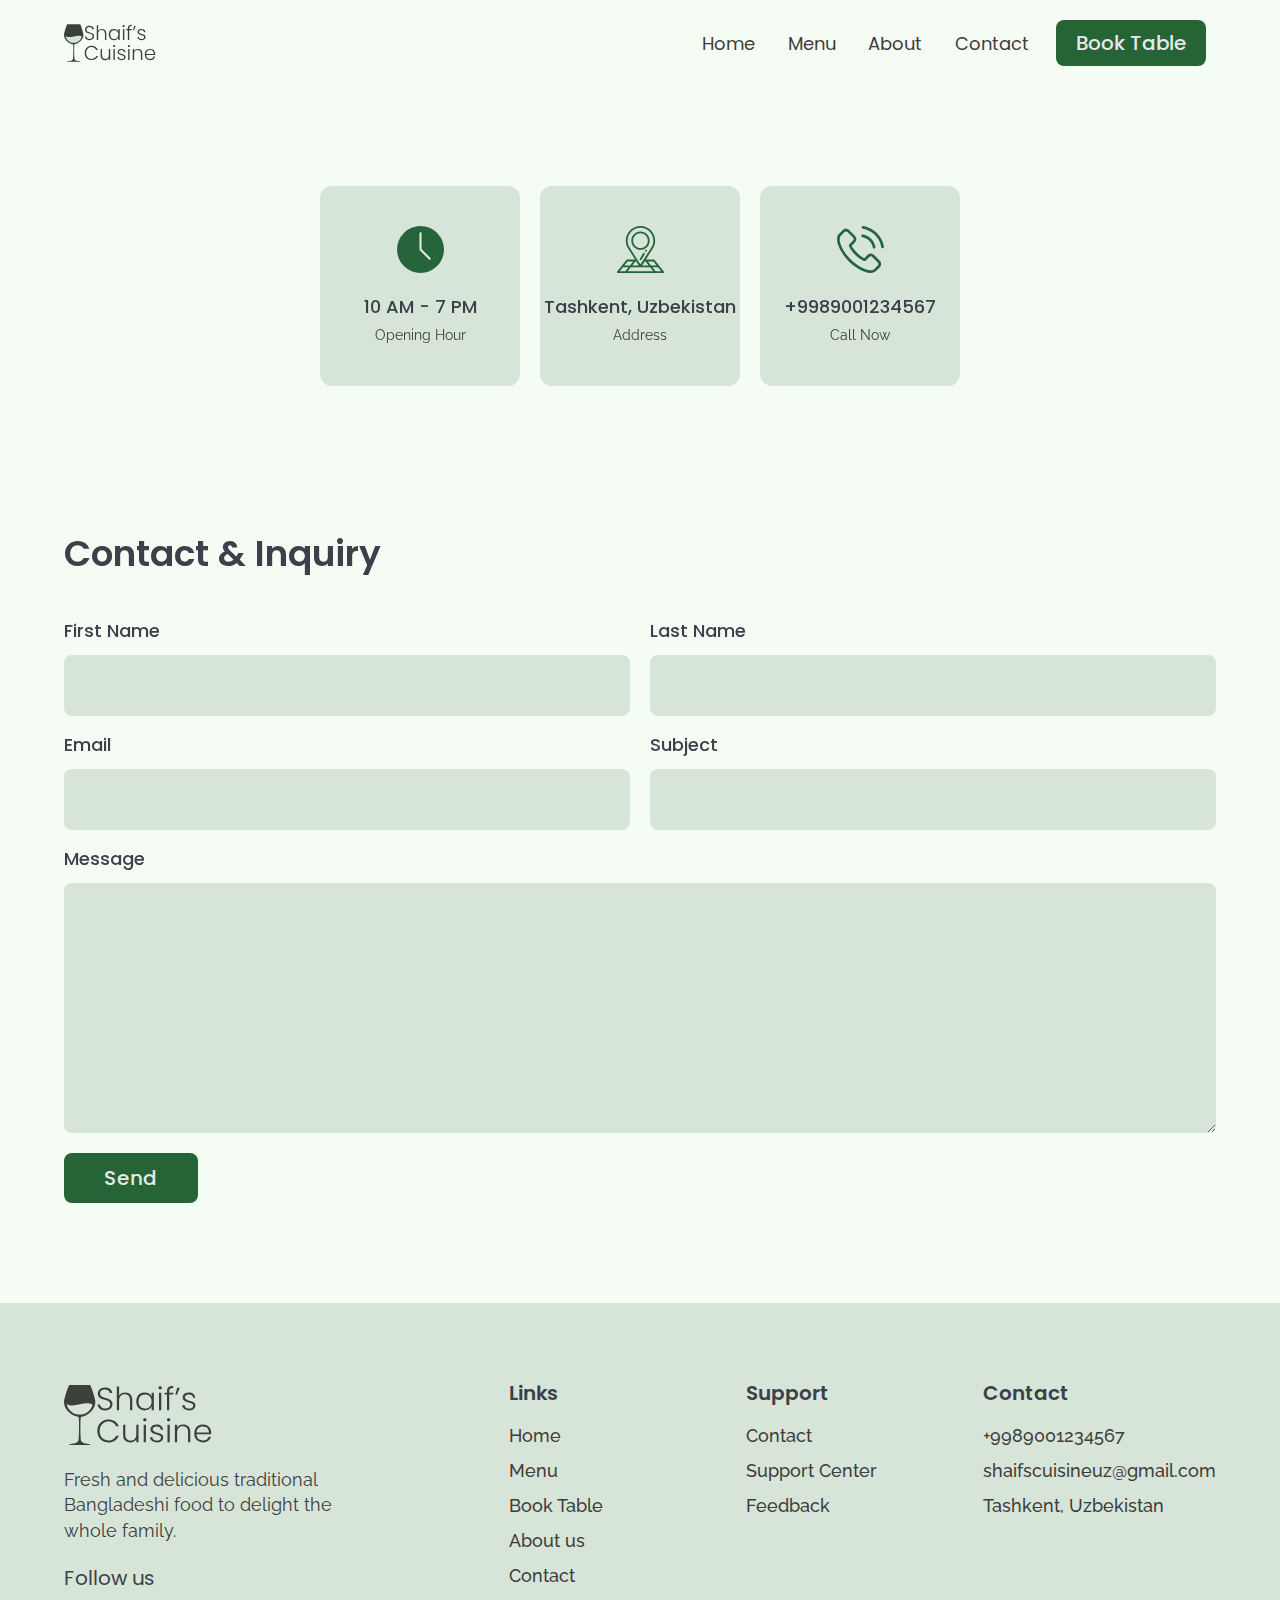
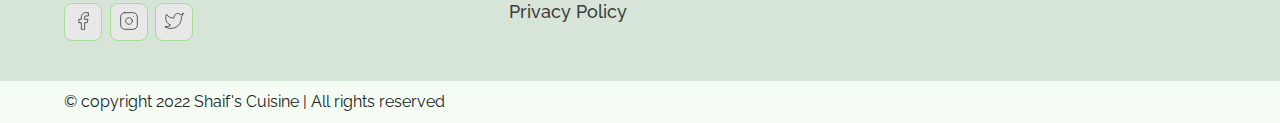
<file: contact.html>
<!DOCTYPE html>
<html lang="en">
<head>
    <meta charset="UTF-8">
    <meta http-equiv="X-UA-Compatible" content="IE=edge">
    <meta name="viewport" content="width=device-width, initial-scale=1.0">
    <title>Contact | Shaif's Cuisine</title>
    <link rel="stylesheet" href="./reset.css">
    <link rel="stylesheet" href="./globalStyles.css">
    <link rel="stylesheet" href="./components.css">
    <!-- aos css -->
    <link rel="stylesheet" href="https://unpkg.com/aos@next/dist/aos.css" />
</head>
<body>
    <!-- Nav Section -->
    <div class="nav">
        <div class="container">
          <div class="nav__wrapper">
            <a href="./index.html" class="logo">
              <img src="./images/logo.svg" alt="shaif's cuisine">
            </a>
            <nav>
              <div class="nav__icon">
                <svg xmlns="http://www.w3.org/2000/svg" width="24" height="24" viewBox="0 0 24 24" fill="none"
                  stroke="currentColor" stroke-width="2" stroke-linecap="round" stroke-linejoin="round"
                  class="feather feather-menu">
                  <line x1="3" y1="12" x2="21" y2="12" />
                  <line x1="3" y1="6" x2="21" y2="6" />
                  <line x1="3" y1="18" x2="21" y2="18" />
                </svg>
              </div>
              <div class="nav__bgOverlay"></div>
              <ul class="nav__list">
                <div class="nav__close">
                  <svg xmlns="http://www.w3.org/2000/svg" width="24" height="24" viewBox="0 0 24 24" fill="none"
                    stroke="currentColor" stroke-width="2" stroke-linecap="round" stroke-linejoin="round"
                    class="feather feather-x">
                    <line x1="18" y1="6" x2="6" y2="18" />
                    <line x1="6" y1="6" x2="18" y2="18" />
                  </svg>
                </div>
                <div class="nav__list__wrapper">
    
                  <li><a class="nav__link" href="./index.html">Home</a></li>
                  <li><a class="nav__link" href="./menu.html">Menu</a></li>
                  <li><a class="nav__link" href="./about.html">About</a></li>
                  <li><a class="nav__link" href="./contact.html">Contact</a></li>
                  <li><a href="./booking.html" class="btn primary-btn">Book Table</a></li>
                </div>
              </ul>
            </nav>
          </div>
        </div>
      </div>
    <!-- End Nav Section -->

    <!-- Store Info Section -->
    <section id="storeInfo" data-aos="fade-up">
      <div class="container">
        <div class="storeInfo__wrapper">
          <div class="storeInfo__item">
            <div class="storeInfo__icon">
              <img src="./images/wall-clock-icon.svg" alt="clock icon">
            </div>
            <h3 class="storeInfo__title">
              10 AM - 7 PM
            </h3>
            <p class="storeInfo__text">
              Opening Hour
            </p>
          </div>
          <div class="storeInfo__item">
            <div class="storeInfo__icon">
              <img src="./images/address-icon.svg" alt="clock icon">
            </div>
            <h3 class="storeInfo__title">
              Tashkent, Uzbekistan
            </h3>
            <p class="storeInfo__text">
              Address
            </p>
          </div>
          <div class="storeInfo__item">
            <div class="storeInfo__icon">
              <img src="./images/phone-icon.svg" alt="clock icon">
            </div>
            <h3 class="storeInfo__title">
              +9989001234567
            </h3>
            <p class="storeInfo__text">
              Call Now
            </p>
          </div>
        </div>
      </div>
    </section>
    <!-- End Store Info Section -->

    <!-- Contact form section -->
    <section id="form" data-aos="fade-down">
      <div class="container">
        <h3 class="form__title">Contact & Inquiry</h3>
        <div class="form__wrapper">
          <form name="contact form" netlify>
            <div class="form__group">
              <label for="firstName">First Name</label>
              <input type="text" id="firstName" name="first_name" required>
            </div>
            <div class="form__group">
              <label for="lastName">Last Name</label>
              <input type="text" id="lastName" name="last_name" required>
            </div>
            <div class="form__group">
              <label for="email">Email</label>
              <input type="email" id="email" name="email" required>
            </div>
            <div class="form__group">
              <label for="subject">Subject</label>
              <input type="text" id="subject" name="subject" required>
            </div>
            <div class="form__group form__group__full">
              <label for="message">Message</label>
              <textarea name="message" id="message" cols="30" rows="10" required></textarea>
            </div>
            <button type="submit" class="btn primary-btn">Send</button>
          </form>
        </div>
      </div>
    </section>
    <!-- End of Contact form section -->

   <!-- Footer -->
   <footer>
     <div class="container">
       <div class="footer__wrapper">
         <div class="footer__col-1">
           <div class="footer__logo">
             <img src="./images/logo.svg" alt="shaif's cuisine">
           </div>
           <p class="footer__desc">
             Fresh and delicious traditional Bangladeshi food to delight the whole family.
           </p>
           <div class="footer__socials">
             <h4 class="footer__socials__title">Follow us</h4>
             <ol>
               <li>
                 <a href="#">
                   <svg xmlns="http://www.w3.org/2000/svg"
                  width="24" height="24" viewBox="0 0 24 24"
                  fill="none"
                  stroke="currentColor" stroke-width="1"
                  stroke-linecap="round"
                  stroke-linejoin="round">
                  <path d="M18 2h-3a5 5 0 0 0-5 5v3H7v4h3v8h4v-8h3l1-4h-4V7a1 1 0 0 1 1-1h3z" />
                   </svg>
                 </a>
               </li>
               <li>
                <a href="#">
                  <svg xmlns="http://www.w3.org/2000/svg"
                  width="24" height="24" viewBox="0 0 24 24"
                  fill="none"
                  stroke="currentColor" stroke-width="1"
                  stroke-linecap="round"
                  stroke-linejoin="round">
                  <rect x="2" y="2" width="20" height="20" rx="5" ry="5" />
                  <path d="M16 11.37A4 4 0 1 1 12.63 8 4 4 0 0 1 16 11.37z" />
                  <line x1="17.5" y1="6.5" x2="17.51" y2="6.5" />
                  </svg>
                </a>
              </li>
              <li>
                <a href="#">
                 <svg xmlns="http://www.w3.org/2000/svg"
                 width="24" height="24" viewBox="0 0 24 24"
                 fill="none"
                 stroke="currentColor" stroke-width="1"
                 stroke-linecap="round"
                 stroke-linejoin="round">
                 <path d="M23 3a10.9 10.9 0 0 1-3.14 1.53 4.48 4.48 0 0 0-7.86 3v1A10.66 10.66 0 0 1 3 4s-4 9 5 13a11.64 11.64 0 0 1-7 2c9 5 20 0 20-11.5a4.5 4.5 0 0 0-.08-.83A7.72 7.72 0 0 0 23 3z" />
                 </svg>
                </a>
              </li>
             </ol>
           </div>
         </div>

         <div class="footer__col-2">
           <h3 class="footer__text__title">
             Links
           </h3>
           <ol class="footer__text">
             <li>
               <a href="./index.html">Home</a>
             </li>
             <li>
              <a href="./menu.html">Menu</a>
             </li>
             <li>
              <a href="./booking.html">Book Table</a>
             </li>
             <li>
              <a href="./about.html">About us</a>
             </li>
             <li>
              <a href="./contact.html">Contact</a>
             </li>
             <li>
               <a href="#">Privacy Policy</a>
             </li>
           </ol>
         </div>

         <div class="footer__col-3">
          <h3 class="footer__text__title">
            Support
          </h3>
          <ol class="footer__text">
            <li>
              <a href="./contact.html">Contact</a>
            </li>
            <li>
             <a href="#">Support Center</a>
            </li>
            <li>
              <a href="#">Feedback</a>
            </li>
          </ol>
        </div>

        <div class="footer__col-4">
          <h3 class="footer__text__title">
            Contact
          </h3>
          <ol class="footer__text">
            <li>
              <a href="tel:+9989001234567">+9989001234567</a>
            </li>
            <li>
             <a href="mailto:shaifscuisineuz@gmail.com">shaifscuisineuz@gmail.com</a>
            </li>
            <li>
              <a href="#">Tashkent, Uzbekistan</a>
            </li>
          </ol>
        </div>
         
       </div>
     </div>
   </footer>
   <div id="copyright">
    <div class="container">
      <p class="copyright__text">
        © copyright 2022 Shaif's Cuisine | All rights reserved
      </p>
    </div>
  </div>
   <!-- End Footer -->

   <!-- aos script -->
   <script src="https://unpkg.com/aos@next/dist/aos.js"></script>

   <!-- custom script -->
   <script src="./main.js"></script>
</body>
</html>
</file>
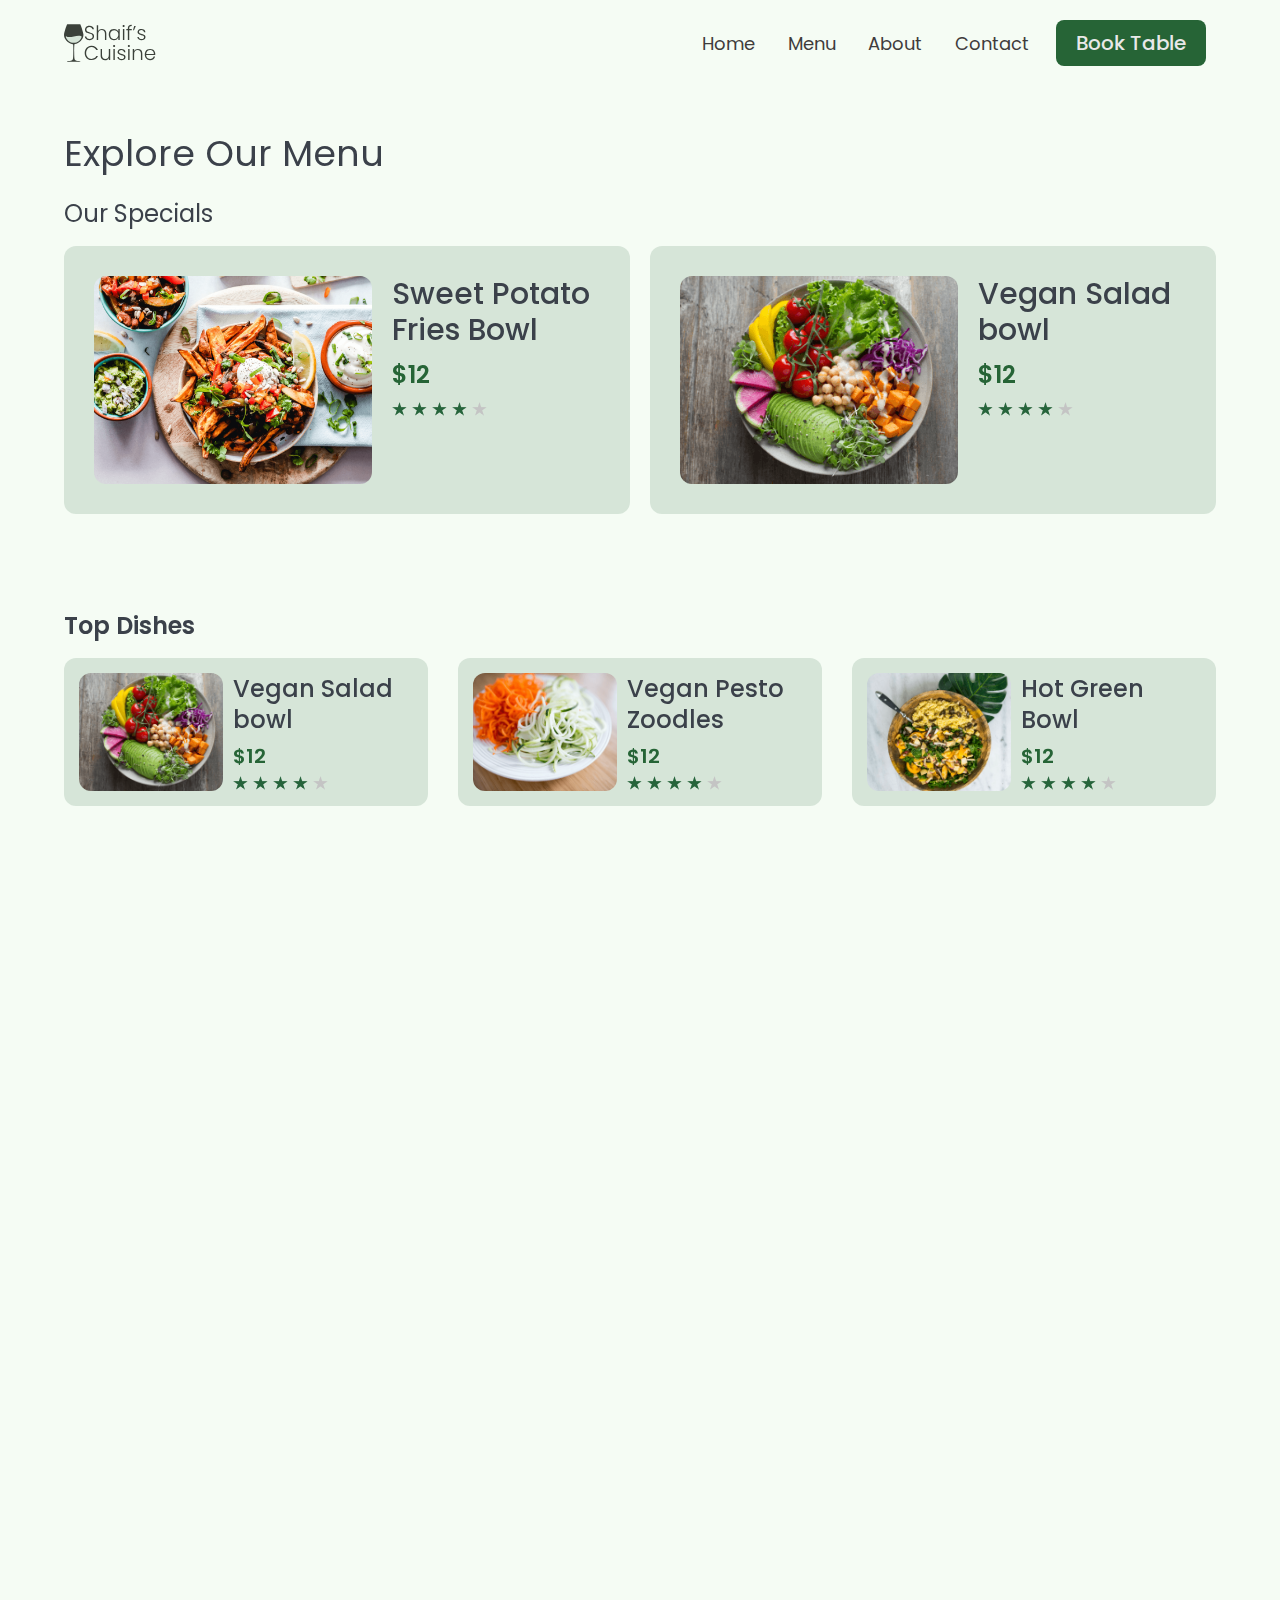
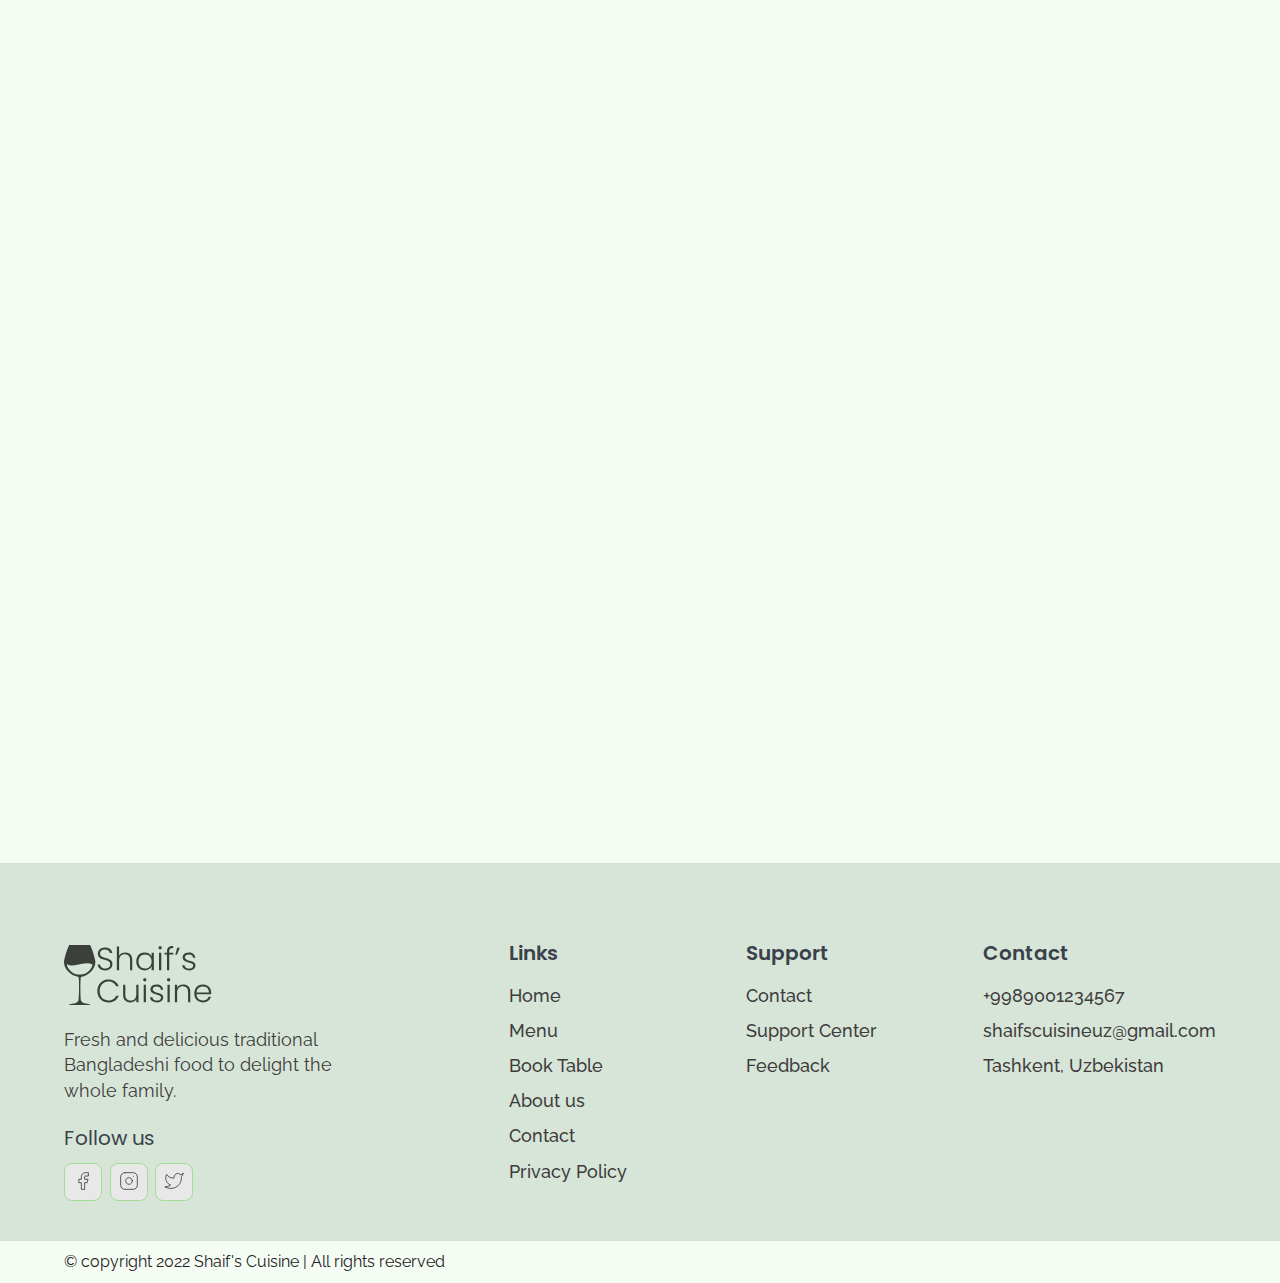
<file: menu.html>
<!DOCTYPE html>
<html lang="en">
<head>
    <meta charset="UTF-8">
    <meta http-equiv="X-UA-Compatible" content="IE=edge">
    <meta name="viewport" content="width=device-width, initial-scale=1.0">
    <title>Menu | Shaif's Cuisine</title>
    <link rel="stylesheet" href="./reset.css">
    <link rel="stylesheet" href="./globalStyles.css">
    <link rel="stylesheet" href="./components.css">
    <link rel="stylesheet" href="./menu.css">
    <!-- aos css -->
    <link rel="stylesheet" href="https://unpkg.com/aos@next/dist/aos.css" />
</head>
<body>
    <!-- Nav Section -->
    <div class="nav">
        <div class="container">
          <div class="nav__wrapper">
            <a href="./index.html" class="logo">
              <img src="./images/logo.svg" alt="shaif's cuisine">
            </a>
            <nav>
              <div class="nav__icon">
                <svg xmlns="http://www.w3.org/2000/svg" width="24" height="24" viewBox="0 0 24 24" fill="none"
                  stroke="currentColor" stroke-width="2" stroke-linecap="round" stroke-linejoin="round"
                  class="feather feather-menu">
                  <line x1="3" y1="12" x2="21" y2="12" />
                  <line x1="3" y1="6" x2="21" y2="6" />
                  <line x1="3" y1="18" x2="21" y2="18" />
                </svg>
              </div>
              <div class="nav__bgOverlay"></div>
              <ul class="nav__list">
                <div class="nav__close">
                  <svg xmlns="http://www.w3.org/2000/svg" width="24" height="24" viewBox="0 0 24 24" fill="none"
                    stroke="currentColor" stroke-width="2" stroke-linecap="round" stroke-linejoin="round"
                    class="feather feather-x">
                    <line x1="18" y1="6" x2="6" y2="18" />
                    <line x1="6" y1="6" x2="18" y2="18" />
                  </svg>
                </div>
                <div class="nav__list__wrapper">
    
                  <li><a class="nav__link" href="./index.html">Home</a></li>
                  <li><a class="nav__link" href="./menu.html">Menu</a></li>
                  <li><a class="nav__link" href="./about.html">About</a></li>
                  <li><a class="nav__link" href="./contact.html">Contact</a></li>
                  <li><a href="./booking.html" class="btn primary-btn">Book Table</a></li>
                </div>
              </ul>
            </nav>
          </div>
        </div>
      </div>
    <!-- End Nav Section -->

    <!-- Our specials section -->
    <section id="page__title" data-aos="fade-up">
      <div class="container">
        <h2 class="page__title__text">
          Explore Our Menu
        </h2>
      </div>
    </section>
    <!-- Our Specials -->
    <section id="ourSpecials" data-aos="fade-up">
      <div class="container">
        <h3 class="ourSpecials__title">Our Specials</h3>
        <div class="ourSpecials__wrapper">
          <div class="ourSpecials__item">
            <div class="ourSpecials__item__img">
              <img src="./images/food-3.png" alt="food img">
            </div>
            <div class="ourSpecials__item__info">
              <h3 class="ourSpecials__item__title">
                Sweet Potato Fries Bowl
              </h3>
              <h4 class="ourSpecials__item__price">$12</h4>
              <div class="ourSpecials__item__stars">
                <img src="./images/3star.png" alt="3 stars">
              </div>
            </div>
          </div>
          <div class="ourSpecials__item">
            <div class="ourSpecials__item__img">
              <img src="./images/food-1.png" alt="food img">
            </div>
            <div class="ourSpecials__item__info">
              <h3 class="ourSpecials__item__title">
                Vegan Salad bowl
              </h3>
              <h4 class="ourSpecials__item__price">$12</h4>
              <div class="ourSpecials__item__stars">
                <img src="./images/3star.png" alt="3 stars">
              </div>
            </div>
          </div>
        </div>
      </div>
    </section>
    <!-- End Our specials section -->

    <!-- Top Dishes Section -->
    <section id="dishGrid"  data-aos="fade-down">
      <div class="container">
        <h2 class="dishGrid__title">
          Top Dishes
        </h2>
        <div class="dishGrid__wrapper">
          <div class="dishGrid__item">
            <div class="dishGrid__item__img">
              <img src="./images/food-1.png" alt="food img">
            </div>
            <div class="dishGrid__item__info">
              <h3 class="dishGrid__item__title">
                Vegan Salad bowl
              </h3>
              <h3 class="dishGrid__item__price">$12</h3>
              <div class="dishGrid__item__stars">
                <img src="./images/3star.png" alt="3 star">
              </div>
            </div>
          </div>
          <div class="dishGrid__item">
            <div class="dishGrid__item__img">
              <img src="./images/food-2.png" alt="food img">
            </div>
            <div class="dishGrid__item__info">
              <h3 class="dishGrid__item__title">
                Vegan Pesto Zoodles
              </h3>
              <h3 class="dishGrid__item__price">$12</h3>
              <div class="dishGrid__item__stars">
                <img src="./images/3star.png" alt="3 star">
              </div>
            </div>
          </div>
          <div class="dishGrid__item">
            <div class="dishGrid__item__img">
              <img src="./images/food-7.png" alt="food img">
            </div>
            <div class="dishGrid__item__info">
              <h3 class="dishGrid__item__title">
                Hot Green Bowl
              </h3>
              <h3 class="dishGrid__item__price">$12</h3>
              <div class="dishGrid__item__stars">
                <img src="./images/3star.png" alt="3 star">
              </div>
            </div>
          </div>
        </div>
      </div>
    </section>
    <!-- End Top Dishes Section -->

    <!-- Breakfast Section -->
    <section id="dishGrid"  data-aos="fade-up">
      <div class="container">
        <h2 class="dishGrid__title">
          Breakfast
        </h2>
        <div class="dishGrid__wrapper">
          <div class="dishGrid__item">
            <div class="dishGrid__item__img">
              <img src="./images/food-1.png" alt="food img">
            </div>
            <div class="dishGrid__item__info">
              <h3 class="dishGrid__item__title">
                Vegan Salad bowl
              </h3>
              <h3 class="dishGrid__item__price">$12</h3>
              <div class="dishGrid__item__stars">
                <img src="./images/3star.png" alt="3 star">
              </div>
            </div>
          </div>
          <div class="dishGrid__item">
            <div class="dishGrid__item__img">
              <img src="./images/food-2.png" alt="food img">
            </div>
            <div class="dishGrid__item__info">
              <h3 class="dishGrid__item__title">
                Vegan Pesto Zoodles
              </h3>
              <h3 class="dishGrid__item__price">$12</h3>
              <div class="dishGrid__item__stars">
                <img src="./images/3star.png" alt="3 star">
              </div>
            </div>
          </div>
          <div class="dishGrid__item">
            <div class="dishGrid__item__img">
              <img src="./images/food-3.png" alt="food img">
            </div>
            <div class="dishGrid__item__info">
              <h3 class="dishGrid__item__title">
                Hot Green Bowl
              </h3>
              <h3 class="dishGrid__item__price">$12</h3>
              <div class="dishGrid__item__stars">
                <img src="./images/3star.png" alt="3 star">
              </div>
            </div>
          </div>
          <div class="dishGrid__item">
            <div class="dishGrid__item__img">
              <img src="./images/food-4.png" alt="food img">
            </div>
            <div class="dishGrid__item__info">
              <h3 class="dishGrid__item__title">
                Vegan Pesto Zoodles
              </h3>
              <h3 class="dishGrid__item__price">$12</h3>
              <div class="dishGrid__item__stars">
                <img src="./images/3star.png" alt="3 star">
              </div>
            </div>
          </div>
          <div class="dishGrid__item">
            <div class="dishGrid__item__img">
              <img src="./images/food-5.png" alt="food img">
            </div>
            <div class="dishGrid__item__info">
              <h3 class="dishGrid__item__title">
                Vegan Pesto Zoodles
              </h3>
              <h3 class="dishGrid__item__price">$12</h3>
              <div class="dishGrid__item__stars">
                <img src="./images/3star.png" alt="3 star">
              </div>
            </div>
          </div>
        </div>
      </div>
    </section>
    <!-- End Breakfast Section -->

    <!-- Lunch Section -->
    <section id="dishGrid"  data-aos="fade-up">
      <div class="container">
        <h2 class="dishGrid__title">
          Lunch
        </h2>
        <div class="dishGrid__wrapper">
          <div class="dishGrid__item">
            <div class="dishGrid__item__img">
              <img src="./images/food-1.png" alt="food img">
            </div>
            <div class="dishGrid__item__info">
              <h3 class="dishGrid__item__title">
                Vegan Salad bowl
              </h3>
              <h3 class="dishGrid__item__price">$12</h3>
              <div class="dishGrid__item__stars">
                <img src="./images/3star.png" alt="3 star">
              </div>
            </div>
          </div>
          <div class="dishGrid__item">
            <div class="dishGrid__item__img">
              <img src="./images/food-2.png" alt="food img">
            </div>
            <div class="dishGrid__item__info">
              <h3 class="dishGrid__item__title">
                Vegan Pesto Zoodles
              </h3>
              <h3 class="dishGrid__item__price">$12</h3>
              <div class="dishGrid__item__stars">
                <img src="./images/3star.png" alt="3 star">
              </div>
            </div>
          </div>
          <div class="dishGrid__item">
            <div class="dishGrid__item__img">
              <img src="./images/food-3.png" alt="food img">
            </div>
            <div class="dishGrid__item__info">
              <h3 class="dishGrid__item__title">
                Hot Green Bowl
              </h3>
              <h3 class="dishGrid__item__price">$12</h3>
              <div class="dishGrid__item__stars">
                <img src="./images/3star.png" alt="3 star">
              </div>
            </div>
          </div>
          <div class="dishGrid__item">
            <div class="dishGrid__item__img">
              <img src="./images/food-6.png" alt="food img">
            </div>
            <div class="dishGrid__item__info">
              <h3 class="dishGrid__item__title">
                Vegan Pesto Zoodles
              </h3>
              <h3 class="dishGrid__item__price">$12</h3>
              <div class="dishGrid__item__stars">
                <img src="./images/3star.png" alt="3 star">
              </div>
            </div>
          </div>
          <div class="dishGrid__item">
            <div class="dishGrid__item__img">
              <img src="./images/food-7.png" alt="food img">
            </div>
            <div class="dishGrid__item__info">
              <h3 class="dishGrid__item__title">
                Vegan Pesto Zoodles
              </h3>
              <h3 class="dishGrid__item__price">$12</h3>
              <div class="dishGrid__item__stars">
                <img src="./images/3star.png" alt="3 star">
              </div>
            </div>
          </div>
        </div>
      </div>
    </section>
    <!-- End of Lunch Section -->

    <!-- Dinner Section -->
    <section id="dishGrid"  data-aos="fade-up">
      <div class="container">
        <h2 class="dishGrid__title">
          Dinner
        </h2>
        <div class="dishGrid__wrapper">
          <div class="dishGrid__item">
            <div class="dishGrid__item__img">
              <img src="./images/food-7.png" alt="food img">
            </div>
            <div class="dishGrid__item__info">
              <h3 class="dishGrid__item__title">
                Vegan Salad bowl
              </h3>
              <h3 class="dishGrid__item__price">$12</h3>
              <div class="dishGrid__item__stars">
                <img src="./images/3star.png" alt="3 star">
              </div>
            </div>
          </div>
          <div class="dishGrid__item">
            <div class="dishGrid__item__img">
              <img src="./images/food-2.png" alt="food img">
            </div>
            <div class="dishGrid__item__info">
              <h3 class="dishGrid__item__title">
                Vegan Pesto Zoodles
              </h3>
              <h3 class="dishGrid__item__price">$12</h3>
              <div class="dishGrid__item__stars">
                <img src="./images/3star.png" alt="3 star">
              </div>
            </div>
          </div>
          <div class="dishGrid__item">
            <div class="dishGrid__item__img">
              <img src="./images/food-6.png" alt="food img">
            </div>
            <div class="dishGrid__item__info">
              <h3 class="dishGrid__item__title">
                Hot Green Bowl
              </h3>
              <h3 class="dishGrid__item__price">$12</h3>
              <div class="dishGrid__item__stars">
                <img src="./images/3star.png" alt="3 star">
              </div>
            </div>
          </div>
          <div class="dishGrid__item">
            <div class="dishGrid__item__img">
              <img src="./images/food-4.png" alt="food img">
            </div>
            <div class="dishGrid__item__info">
              <h3 class="dishGrid__item__title">
                Vegan Pesto Zoodles
              </h3>
              <h3 class="dishGrid__item__price">$12</h3>
              <div class="dishGrid__item__stars">
                <img src="./images/3star.png" alt="3 star">
              </div>
            </div>
          </div>
          <div class="dishGrid__item">
            <div class="dishGrid__item__img">
              <img src="./images/food-1.png" alt="food img">
            </div>
            <div class="dishGrid__item__info">
              <h3 class="dishGrid__item__title">
                Vegan Pesto Zoodles
              </h3>
              <h3 class="dishGrid__item__price">$12</h3>
              <div class="dishGrid__item__stars">
                <img src="./images/3star.png" alt="3 star">
              </div>
            </div>
          </div>
        </div>
      </div>
    </section>
    <!-- End of DinnerSection -->
   

   <!-- Footer -->
   <footer>
     <div class="container">
       <div class="footer__wrapper">
         <div class="footer__col-1">
           <div class="footer__logo">
             <img src="./images/logo.svg" alt="shaif's cuisine">
           </div>
           <p class="footer__desc">
             Fresh and delicious traditional Bangladeshi food to delight the whole family.
           </p>
           <div class="footer__socials">
             <h4 class="footer__socials__title">Follow us</h4>
             <ol>
               <li>
                 <a href="#">
                   <svg xmlns="http://www.w3.org/2000/svg"
                  width="24" height="24" viewBox="0 0 24 24"
                  fill="none"
                  stroke="currentColor" stroke-width="1"
                  stroke-linecap="round"
                  stroke-linejoin="round">
                  <path d="M18 2h-3a5 5 0 0 0-5 5v3H7v4h3v8h4v-8h3l1-4h-4V7a1 1 0 0 1 1-1h3z" />
                   </svg>
                 </a>
               </li>
               <li>
                <a href="#">
                  <svg xmlns="http://www.w3.org/2000/svg"
                  width="24" height="24" viewBox="0 0 24 24"
                  fill="none"
                  stroke="currentColor" stroke-width="1"
                  stroke-linecap="round"
                  stroke-linejoin="round">
                  <rect x="2" y="2" width="20" height="20" rx="5" ry="5" />
                  <path d="M16 11.37A4 4 0 1 1 12.63 8 4 4 0 0 1 16 11.37z" />
                  <line x1="17.5" y1="6.5" x2="17.51" y2="6.5" />
                  </svg>
                </a>
              </li>
              <li>
                <a href="#">
                 <svg xmlns="http://www.w3.org/2000/svg"
                 width="24" height="24" viewBox="0 0 24 24"
                 fill="none"
                 stroke="currentColor" stroke-width="1"
                 stroke-linecap="round"
                 stroke-linejoin="round">
                 <path d="M23 3a10.9 10.9 0 0 1-3.14 1.53 4.48 4.48 0 0 0-7.86 3v1A10.66 10.66 0 0 1 3 4s-4 9 5 13a11.64 11.64 0 0 1-7 2c9 5 20 0 20-11.5a4.5 4.5 0 0 0-.08-.83A7.72 7.72 0 0 0 23 3z" />
                 </svg>
                </a>
              </li>
             </ol>
           </div>
         </div>

         <div class="footer__col-2">
           <h3 class="footer__text__title">
             Links
           </h3>
           <ol class="footer__text">
             <li>
               <a href="./index.html">Home</a>
             </li>
             <li>
              <a href="./menu.html">Menu</a>
             </li>
             <li>
              <a href="./booking.html">Book Table</a>
             </li>
             <li>
              <a href="./about.html">About us</a>
             </li>
             <li>
              <a href="./contact.html">Contact</a>
             </li>
             <li>
               <a href="#">Privacy Policy</a>
             </li>
           </ol>
         </div>

         <div class="footer__col-3">
          <h3 class="footer__text__title">
            Support
          </h3>
          <ol class="footer__text">
            <li>
              <a href="./contact.html">Contact</a>
            </li>
            <li>
             <a href="#">Support Center</a>
            </li>
            <li>
              <a href="#">Feedback</a>
            </li>
          </ol>
        </div>

        <div class="footer__col-4">
          <h3 class="footer__text__title">
            Contact
          </h3>
          <ol class="footer__text">
            <li>
              <a href="tel:+9989001234567">+9989001234567</a>
            </li>
            <li>
             <a href="mailto:shaifscuisineuz@gmail.com">shaifscuisineuz@gmail.com</a>
            </li>
            <li>
              <a href="#">Tashkent, Uzbekistan</a>
            </li>
          </ol>
        </div>
         
       </div>
     </div>
   </footer>
   <div id="copyright">
    <div class="container">
      <p class="copyright__text">
        © copyright 2022 Shaif's Cuisine | All rights reserved
      </p>
    </div>
  </div>
   <!-- End Footer -->

   <!-- aos script -->
   <script src="https://unpkg.com/aos@next/dist/aos.js"></script>

   <!-- custom script -->
   <script src="./main.js"></script>
</body>
</html>
</file>
<file: globalStyles.css>
@import url('https://fonts.googleapis.com/css2?family=Poppins:wght@500;600&family=Raleway:wght@400;500;600&display=swap');

html {
    font-size: 10px;
    overflow-x: hidden;
}

:root {
    --green-1: #266436;
    --green-2: #a2de96;
    --lightGreen-1: #d6e5d8;
    --lightGreen-2: #f5fcf4;
    --black-1: #3b414a;
    --black-2: #3f3c3c;
    --black-3: #5b6359;
    --white-1: #e8e8e8;
}

body {
    background-color: var(--lightGreen-2);
    overflow-x: hidden;
}

section {
    padding: 100px 0;
}

@media only screen and (max-width: 768px) {
    section {
        padding: 50px 0;
    }
}

.container {
    max-width: 1200px;
    width: 90%;
    margin: 0 auto;
}

img {
    width: 100%;
    height: 100%;
    object-fit: contain;
}

h1, h2, h3, h4 {
    font-family: 'Poppins', sans-serif;
}

p {
    font-family: 'Raleway', sans-serif;
    font-weight: 400;
    line-height: 1.4em;
    font-size: 1.8rem;
}

a {
    display: inline-block;
    text-decoration: none;
}
</file>
<file: components.css>
/* nav styles */
.nav {
    padding: 2rem 0;
}

.nav__icon, .nav__close, 
.nav__bgOverlay {
    display: none;
}

.nav__wrapper {
    display: flex;
    justify-content: space-between;
}

.nav__list li {
    display: inline-block;
    margin: 0 1rem;
}

.nav__list .nav__link {
    font-size: 1.8rem;
    font-family: 'Poppins', sans-serif;
    color: var(--black-2);
    padding: 0.5rem;
}

.nav__list li:hover .nav__link {
    color: var(--green-1);
}

@media only screen and (max-width: 768px) {
    .nav {
        position: relative;
    }

    .nav__icon {
        display: block;
    }

    .nav__icon svg, 
    .nav__close svg {
        pointer-events: none;
        height: 30px;
        width: 30px;
    }

    .nav__close {
        display: block;
        position: absolute; 
        color: var(--black-1);
        right: 1rem;
        top: 1rem;
        cursor: pointer;
    }

    .nav__list {
        z-index: 1000;
        position: absolute;
        left: 100%;
        top: 0;
        height: 100vh;
        width: 80%;
        background: var(--lightGreen-1);
        display: flex;
        align-items: center;
        justify-content: flex-end;
        padding-right: 2rem;
        transform: translateX(0%);
        overflow: hidden;
        transform: 0.3s ease-in transform;
    }

    .nav__list.show {
        transform: translateX(-100%);
    }

    .nav__list li {
        display: block;
        text-align: right;
        margin-bottom: 2rem;
    }

    .nav__list a {
        font-size: 1.6rem;
    }

    .nav__bgOverlay {
        position: absolute;
        left: 0;
        top: 0;
        z-index: 1000;
        height: 100vh;
        width: 100%;
        background: rgba(18, 24, 14, 0.808);
        display: none;
    }

    .nav__bgOverlay.active {
        display: block;
    }
}

/* Global Button Styles */
.btn {
    color: var(--green-1);
    font-family: 'Poppins', sans-serif;
    font-weight: 500;
    border-radius: 8px;
    font-size: 1.4rem;
    padding: 1.2rem 2rem;
}
.primary-btn {
    color: var(--white-1);
    background: var(--green-1);
}

@media only screen and (min-width: 768px) {
    .btn {
        padding: 1.3rem 2rem;
        font-size: 2rem;
    }
}

/* Footer Styles */
footer {
    background: var(--lightGreen-1);
    padding-top: 5rem;
    padding-bottom: 2rem;
}

.footer__wrapper {
    display: flex;
    flex-direction: column;
    gap: 3rem;
}

.footer__logo {
    width: 150px;
    margin-bottom: 2rem;
}

.footer__desc {
    font-size: 1.4rem;
    color: var(--black-2);
    margin-bottom: 2rem;
}

.footer__socials__title {
    font-size: 1.8rem;
    color: var(--black-1);
    margin-bottom: 1rem;
}

.footer__socials li {
    display: inline-block;
    margin-right: 0.5rem;
}

.footer__socials a {
    padding: 0.5rem 0.8rem;
    background-color: var(--white-1);
    border: 1px solid var(--green-2);
    border-radius: 8px;
}

.footer__socials svg {
    width: 20px;
    color: var(--black-2);
}

.footer__text__title {
    font-size: 1.8rem;
    margin-bottom: 1rem;
    color: var(--black-1);
    font-weight: 600;
}

.footer__text a {
    font-size: 1.4rem;
    margin-bottom: 0.5rem;
    color: var(--black-2);
    font-family: 'Raleway';
    font-weight: 500;
    line-height: 1.4em;
}

@media only screen and (min-width: 768px) {
    footer {
        padding-top: 8rem;
        padding-bottom: 4rem;
    }

    .footer__wrapper {
        flex-direction: row;
    }

    .footer__col-1 {
        flex: 4;
    }

    .footer__col-2,
    .footer__col-3,
    .footer__col-4 {
        flex: 2;
    }

    .footer__desc {
        max-width: 300px;
        font-size: 1.8rem;
        margin-bottom: 2.5rem;
    }

    .footer__socials__title {
        font-size: 2rem;
        margin-bottom: 1.5rem;
    }
    .footer__text__title {
        font-size: 2rem;
        margin-bottom: 2rem;
    }

    .footer__text a {
        font-size: 1.8rem;
        margin-bottom: 1rem;
    }
}

#copyright {
    padding: 1rem 0;
}

.copyright__text {
    font-size: 1.4rem;
    text-align: center;
}

@media only screen and (min-width: 768px) {
    .copyright__text {
        font-size: 1.6rem;
        text-align: left;
    }
}

/* storeInfo styles */
.storeInfo__wrapper {
    display: flex;
    /*align-items: stretch;*/
    justify-content: center;
    flex-wrap: wrap;
    gap: 1rem;
}

.storeInfo__item {
    background-color: var(--lightGreen-1);
    padding: 20px 30px;
    text-align: center;
    border-radius: 12px;
    width: 150px;
}

.storeInfo__icon {
    width: 30px;
    margin: 0 auto;
    margin-bottom: 1.5rem;
}

.storeInfo__title {
    font-size: 1.4rem;
    font-family: 'Poppins';
    font-weight: 500;
	margin-bottom: 0.5rem;
	color: var(--black-1);
}

.storeInfo__text {
    font-size: 1.4rem;
    font-family: 'Raleway';
    color: var(--black-2);
}

@media only screen and (min-width: 768px) {
    .storeInfo__wrapper {
        gap: 2rem;
    }

    .storeInfo__item {
        min-width: 200px;
        padding: 40px 0;
    }

    .storeInfo__icon {
        width: 47px;
        margin-bottom: 2.5rem;
    }

    .storeInfo__title {
        font-size: 1.8rem;
        margin-bottom: 1rem;
    }

    .footer__text {
        font-size: 1.6rem;
    }
}

/* DishGrid styles */
.dishGrid__title {
    font-size: 1.8rem;
    margin-bottom: 2rem;
    font-weight: 600;
    color: var(--black-1);
}

.dishGrid__wrapper {
    display: grid;
    grid-template-columns: repeat(auto-fit, minmax(140px, 1fr));
    gap: 1rem;
}

.dishGrid__item {
    display: flex;
    flex-direction: column;
    background-color: var(--lightGreen-1);
    padding: 0.5rem;
    gap: 0.5rem;
    border-radius: 12px;
}

.dishGrid__item__img {
    flex: 4;
}

.dishGrid__item__info {
    flex: 5;
}

.dishGrid__item__img img {
    object-fit: cover;
    border-radius: 12px;
}

.dishGrid__item__title {
    font-size: 1.4rem;
    line-height: 1.3em;
    font-weight: 500;
    color: var(--black-1);
    border-bottom: 0.5rem;
}

.dishGrid__item__price {
    font-size: 1.4rem;
    font-weight: 600;
    color: var(--green-1);
    border-bottom: 0.5rem;
}

.dishGrid__item__stars {
    max-height: 15px;
    width: max-content;
}

@media only screen and (min-width: 768px) {
    .dishGrid__title {
        font-size: 2.4rem;
    }

    .dishGrid__wrapper {
        grid-template-columns: repeat(auto-fit, minmax(350px, 1fr));
        gap: 3rem;
    }

    .dishGrid__item {
        flex-direction: row;
        padding: 1.5rem;
        gap: 1rem;
    }

    .dishGrid__item__title {
        font-size: 2.4rem;
        margin-bottom: 1rem;
    }

    .dishGrid__item__price {
        font-size: 2rem;
        margin-bottom: 1rem;
    }
}

/* form styles */
#form {
    padding: 5rem 0;
}

.form__title {
    font-size: 1.8rem;
    color: var(--black-1);
    font-weight: 600;
}

.form__wrapper {
    padding: 3rem 0;
}

.form__wrapper form {
    display: grid;
    grid-template-columns: 1fr;
    gap: 2rem;
}

.form__group label {
    font-size: 1.6rem;
    font-family: 'Poppins';
    color: var(--black-1);
    font-weight: 500;
}

.form__group input,
.form__group textarea,
.form__group select {
    width: 100%;
    border: none;
    background-color: var(--lightGreen-1);
    font-size: 1.4rem;
    font-family: 'Raleway';
    font-weight: 600;
    padding: 1.5rem;
    border-radius: 8px;
    margin-top: 0.5rem;
    color: var(--black-2);
}

.form__group textarea {
    resize: vertical;
}

.form__wrapper button[type="submit"] {
    width: max-content; 
    border: none;
    padding: 1rem 4rem;
    font-weight: 500;
    letter-spacing: 0.1rem;

}

@media only screen and (min-width: 768px) {
    .form__title {
        font-size: 3.6rem;
    }

    .form__wrapper {
        padding: 5rem 0;
    }

    .form__wrapper form {
        grid-template-columns: 1fr 1fr;
    }

    .form__group__full {
        grid-column: 1/3;
    }

    .form__group label {
        font-size: 1.8rem;
    }

    .form__group input,
    .form__group textarea,
    .form__group select {
        font-size: 1.8rem;
        padding: 2rem;
        margin-top: 1.5rem;
    }
}
</file>
<file: home.css>
/* hero section styles */
.hero__wrapper {
    display: flex;
    align-items: center;
    justify-content: center;
    flex-direction: column-reverse;
    gap: 5rem;
}

.hero__left__wrapper {
    max-width: 350px;
}

.hero__imgWrapper {
    max-width: 400px;
    width: 80%;
    margin: 0 auto;
}

.hero__heading {
    font-family: 'Poppins';
    font-weight: 600;
    line-height: 1.4em;
    text-align: center;
    font-size: 1.8rem;
    margin-bottom: 1.5rem;
    color: var(--black-1);
}

.hero__info {
    text-align: center;
    font-size: 1.4rem;
    margin-bottom: 1.5rem;
    color: var(--black-2);
}

.button__wrapper {
    text-align: center;
}

@media only screen and (min-width: 768px) {
    .hero__wrapper {
        flex-direction: row;
        gap: 0;
    }

    .hero__left {
        flex: 3;
    }

    .hero__right {
        flex: 4;
    }

    .hero__heading {
        font-size: 3.6rem;
        margin-bottom: 2rem;
        text-align: left;
    }

    .hero__info {
        margin-bottom: 2rem;
        text-align: left;
        font-size: 1.8rem;
    }

    .button__wrapper {
        text-align: left;
    }

    .hero__imgWrapper {
        max-width: none;
        width: 90%;
    }
}
/* our specials section styles */
#ourSpecials {
    padding-top: 10rem;
}

.ourSpecials__wrapper {
    display: flex;
    flex-direction: column;
    gap: 3rem;
}

.ourSpecials__left {
    display: flex;
    gap: 1rem;
}

.ourSpecials__item {
    background-color: var(--lightGreen-1);
    padding: 1.2rem;
    padding-top: 5rem;
    border-radius: 12px;
    width: 45%;
    margin: 0 auto;
}

.ourSpecials__item__img {
    margin-top: calc(-50% - 2rem);
    margin-bottom: 2rem;
    border-radius: 12px;
    height: 150px;
    overflow: hidden;
}

.ourSpecials__item__img img {
    object-fit: cover;
}

.ourSpecials__item__title {
    font-size: 1.4rem;
    color: var(--black-1);
    font-weight: 600;
    margin-bottom: 1rem;
}

.ourSpecials__item__price {
    color: var(--green-1);
    font-size: 1.4rem;
    font-weight: 600;
    margin-bottom: 1rem;
}

.ourSpecials__item__stars {
    height: 1.4rem;
    width: max-content;
    margin-bottom: 1rem;
}

.ourSpecials__item__text {
    font-size: 1.4rem;
    color: var(--black-2);
    font-weight: 500;
}

.ourSpecials__title {
    font-size: 1.8rem;
    color: var(--black-1);
    margin-bottom: 1.5rem;
}

.ourSpecials__text {
    font-size: 1.4rem;
    color: var(--black-2);
    margin-bottom: 1rem;
}

@media only screen and (min-width: 768px) {
    #ourSpecials {
        padding-top: 15rem;
    }

    #ourSpecials .container {
        max-width: 900px;
    }

    .ourSpecials__wrapper {
        flex-direction: row;
    }

    .ourSpecials__right {
        flex: 2;
    }

    .ourSpecials__left {
        flex: 4;
        gap: 2rem;
    }

    .ourSpecials__item {
        padding: 2rem;
        width: 45%;
    }

    .ourSpecials__item__title {
        font-size: 2.4rem;
        line-height: 1.4em;
        margin-bottom: 1.5rem;
    }

    .ourSpecials__item__price {
        font-size: 1.8rem;
        margin-bottom: 1rem;
    }

    .ourSpecials__item__stars {
        margin-bottom: 2rem;
    }

    .ourSpecials__item__text {
        font-size: 1.6rem;
    }

    .ourSpecials__title {
        font-size: 3.6rem;
        margin-bottom: 1.5rem;
    }

    .ourSpecials__text {
        font-size: 1.8rem;
        margin-bottom: 1.5rem;
    }
}

@media only screen and (max-width: 300px) {
    .ourSpecials__left {
        flex-wrap: wrap;
        gap: 10rem;
    }

    .ourSpecials__item {
		width: 100%;
	}
}

/* Discount Styles */
.discount__wrapper {
    display: flex;
    flex-direction: column;
    padding: 1.5rem;
    border-radius: 12px;
    background: var(--lightGreen-1) url(./images/discount-illustration.png) no-repeat bottom right / 100px;
}

.discount__images {
    display: flex;
    gap: 1rem;
    width: 100%;
    margin-bottom: 2rem;
}

.discount__img1 {
    flex: 2;
}

.discount__img2 {
    flex: 3;
}

.discount__images img {
    object-fit: cover;
    border-radius: 12px;
}

.discount__text {
    font-size: 1.4rem;
    font-weight: 900;
    color: var(--green-1);
    margin-bottom: 0.5rem;
}

.discount__title {
    font-size: 1.8rem;
    color: var(--black-1);
    font-weight: 600;
    margin-bottom: 1rem;
}

.discount__price {
    font-size: 1.4rem;
    font-weight: 400;
    display: flex;
    gap: 1rem;
    margin-bottom: 1rem;
}
.discount__oldPrice {
    color: var(--black-2);
    text-decoration: line-through;
}

.discount__newPrice {
    color: var(--green-1);
}

.discount__stars {
    width: max-content;
    height: 15px;
    margin-bottom: 1rem;
}

@media only screen and (min-width: 768px) {
    .discount__wrapper {
        flex-direction: row;
        gap: 4rem;
        padding: 2rem;
        align-items: center;
        background-size: 150px;
        margin: 0 auto;
    }

    .discount__images {
        flex: 5;
        margin-bottom: 0;
    }

    .discount__img1, 
    .discount__img2,
    .discount__img3 {
        flex: 1;
        height: 350px;
    }

    .discount__info {
        flex: 3;
    }

    .discount__text {
        font-size: 2.4rem;
    }

    .discount__title {
        font-size: 3.6rem;
        margin-bottom: 1.5rem;
    }

    .discount__stars {
        height: 20px;
        margin-bottom: 2rem;
    }
}

@media only screen and (max-width: 1000px) {
    .discount__wrapper {
        gap: 2rem;
    }

    .discount__img3 {
        display: none;
    }
}

/* Events Media section styles */
.eventsMedia__wrapper {
    display: flex;
    gap: 1rem;
}

.eventsMedia__1 {
    position: relative;
}

.eventsMedia__1__playButton {
    display: inline-block;
    position: absolute;
    left: 50%;
    top: 50%;
    transform: translate(-50%, -50%);
    max-width: 50px;
}

@media only screen and (min-width: 768px) {
    .eventsMedia__wrapper {
        gap: 2rem;
    }
    
    .eventsMedia__1__playButton {
        max-width: 100px;
    }
}

/* Events Info section styles */
#eventsInfo {
    padding-top: 0;
}

.eventsInfo__wrapper {
    display: flex;
    flex-direction: column;
}

.eventsInfo__item {
    display: flex;
    gap: 1rem;
    padding: 1rem;
    background: var(--lightGreen-1);
    margin-bottom: 1.5rem;
    border-radius: 12px;
}

.eventsInfo__item__img img {
    object-fit: cover;
}

.eventsInfo__item__img {
    border-radius: 12px;
    overflow: hidden;
    flex: 3;
}

.eventsInfo__item__info {
    flex: 4;
}

.eventsInfo__item__title {
    font-size: 2.4rem;
    margin-bottom: 1rem;
    color: var(--black-1);
}

.eventsInfo__item__text {
    font-size: 1.4rem;
    color: var(--black-2);
}

.eventsInfo__right {
    margin-top: 2rem;
}

.eventsInfo__title {
    font-size: 1.8rem;
    color: var(--black-1);
    margin-bottom: 1rem;
}

.eventsInfo__text {
    color: var(--black-2);
    font-size: 1.4rem;
    margin-bottom: 1rem;
}

@media only screen and (min-width: 768px) {
    .eventsInfo__wrapper {
        flex-direction: row;
        gap: 2rem;
    }

    .eventsInfo__left,
    .eventsInfo__right {
        flex: 1;
    }

    .eventsInfo__item {
        padding: 2rem;
        gap: 2rem;
        max-width: 500px;
        margin-bottom: 2rem;
    }

    .eventsInfo__item__title {
        font-size: 1.8rem;
    }

    .eventsInfo__item__text {
        font-size: 1.6rem;
    }

    .eventsInfo__title {
        font-size: 3.6rem;
    }

    .eventsInfo__text {
        max-width: 500px;
        font-size: 1.8rem;
        margin-bottom: 2rem;
    }
}

/* why us section styles */
.whyUs__wrapper {
    display: flex;
    align-items: center;
    justify-content: center;
    flex-direction: column;
    gap: 4rem;
}

.whyUs__left {
    text-align: center;
}

.whyUs__title {
    font-family: 'Poppins';
    font-size: 1.8rem;
    color: var(--black-1);
    font-weight: 500;
    margin-bottom: 1rem;
}

.whyUs__text {
    font-size: 1.4rem;
}

.whyUs__items__wrapper {
    display: grid;
    grid-template-columns: 1fr 1fr;
    gap: 1rem;
}

.whyUs__item {
    background: var(--lightGreen-1);
    padding: 2rem;
    border-radius: 12px;
    text-align: center;
}

.whyUs__item__icon {
    max-width: 56px;
    margin: 0 auto;
    margin-bottom: 1rem;
}

.whyUs__item__text {
    font-family: 'Poppins';
    font-size: 1.4rem;
    font-weight: 500;
    color: var(--black-1);
}

@media only screen and (min-width: 768px) {
    .whyUs__wrapper {
        flex-direction: row;
        max-width: 900px;
        margin: 0 auto;
    }

    .whyUs__left {
        flex: 4;
        text-align: left;
    }

    .whyUs__right {
        flex: 3;
    }

    .whyUs__title {
        font-size: 3.6rem;
        margin-bottom: 2rem;
    }

    .whyUs__text {
        font-size: 1.8rem;
        line-height: 1.4em;
    }

    .whyUs__items__wrapper {
        gap: 1.5rem;
    }

    .whyUs__item {
        padding: 2rem;
    }

    .whyUs__item__icon {
        max-width: 65rem;
        margin-bottom: 1.5rem;
    }

    .whyUs__item__text {
        font-size: 1.8rem;
    }
}

/* Testimonial Section */
.testimonial__wrapper {
	max-width: 400px;
	margin: 0 auto;
}
.testimonial__title {
	font-size: 1.8rem;
	margin-bottom: 3rem;
	text-align: center;
	color: var(--black-1);
}
.testimonial__items__wrapper {
	display: grid;
	grid-template-columns: 1fr;
	gap: 1rem;
}
.testimonial__item {
	padding: 1rem;
	display: flex;
	gap: 1rem;
	background-color: var(--lightGreen-1);
	border-radius: 12px;
}
.testimonial__item__info {
	flex: 4;
}
.testimonial__item__img {
	flex: 2;
	border-radius: 12px;
	overflow: hidden;
	width: 100%;
	height: 100%;
}
.testimonial__item__img img {
	object-fit: cover;
}
.testimonial__item__name {
	font-size: 1.4rem;
	font-family: poppins;
	margin-bottom: 1rem;
}
.testimonial__item__stars {
	max-height: 15px;
	width: max-content;
	margin-bottom: 1.5rem;
}
.testimonial__item__text {
	font-size: 1.4rem;
}
@media only screen and (min-width: 768px) {
	.testimonial__wrapper {
		max-width: 900px;
	}
	.testimonial__title {
		font-size: 3.6rem;
		margin-bottom: 5rem;
	}
	.testimonial__items__wrapper {
		grid-template-columns: 1fr 1fr;
		gap: 2rem;
	}
	.testimonial__item {
		padding: 2rem;
	}
	.testimonial__item__name {
		font-size: 1.8rem;
		margin-bottom: 1.5rem;
	}
	.testimonial__item__stars {
		margin-bottom: 2rem;
	}
	.testimonial__item__text {
		font-size: 1.6rem;
		line-height: 1.4em;
	}
}
@media only screen and (max-width: 350px) {
	.testimonial__item {
		flex-direction: column;
	}
	.testimonial__item__img,
	.testimonial__item__info {
		flex: auto;
	}
}
/* End Testimonial Section */

/* newsletter section styles */
.newsletter__wrapper {
    display: flex;
    flex-direction: column;
    background-color: var(--green-2);
    padding: 1.5rem;
    border-radius: 8px;
    gap: 2rem;
}

.newsletter__title {
    font-size: 1.8rem;
    color: var(--black-1);
    font-weight: 600;
    margin-bottom: 1.3rem;
}

.newsletter__text {
    font-size: 1.4rem;
    color: var(--black-2);
    font-weight: 500;
}

.newsletter__form form {
    position: relative;
    width: 100%;
    border-radius: 8px;
    overflow: hidden;
}

.newsletter__form label {
    width: 100%;
}

.newsletter__form input {
    width: 100%;
    font-size: 1.4rem;
    padding: 1.5rem 1rem;
    border: none;
}

.newsletter__form input::placeholder {
    color: rgb(168, 168, 168);
}

.newsletter__form button[type='submit'] {
    background-color: var(--green-1);
    color: var(--white-1);
    border: none;
    font-size: 1.4rem;
    padding: 0 2rem;
    height: 100%;
    position: absolute;
    right: 0;
    top: 0;
}

@media only screen and (min-width: 768px) {
    .newsletter__wrapper {
        flex-direction: row;
        padding: 5rem;
        align-items: center;
    }

    .newsletter__form,
    .newsletter__info {
        flex: 1;
    }

    .newsletter__title {
        font-size: 3.6rem;
        margin-bottom: 2rem;
    }

    .newsletter__text {
        font-size: 1.8rem;
        max-width: 400px;
    }

    .newsletter__form {
        max-width: 450px;
        border-radius: 12px;
    }

    .newsletter__form input {
        font-size: 1.8rem;
        padding: 2rem;
    }

    .newsletter__form button[type='submit'] {
        font-size: 1.8rem;
        padding: 0 3rem;
    }
}
</file>
<file: about.css>
/* our story styles */
.ourStory__wrapper {
    display: flex;
    flex-direction: column;
    gap: 2rem;
}

.ourStory__title,
.ourGoals__title {
    font-size: 1.8rem;
    font-weight: 600;
    color: var(--black-1);
    margin-bottom: 1rem;
}

.ourStory__subtitle {
    font-size: 1.4rem;
    font-weight: 600;
    color: var(--black-1);
    margin-bottom: 2rem;
}

.ourStory__text,
.ourGoals__text {
    font-size: 1.4rem;
    line-height: 1.4em;
    color: var(--black-2);
}

@media only screen and (min-width: 768px) {
    .ourStory__wrapper {
        flex-direction: row;
        gap: 3rem;
    }

    .ourStory__img,
    .ourStory__info {
        flex: 1;
    }

    .ourStory__title,
    .ourGoals__title {
        font-size: 3.6rem;
    }
    
    .ourStory__subtitle {
        font-size: 1.8rem;
    }

    .ourStory__text,
    .ourGoals__text {
        font-size: 1.8rem;
        max-width: 800px;
    }
}

/* Our Goals styles */
.ourGoals__info {
    text-align: left;
    margin-bottom: 5rem;
}

.ourGoals__imgs__wrapper img {
    object-fit: cover;
}

.ourGoals__imgs__wrapper {
    max-width: 800px;
    margin: 0 auto;
    display: grid;
    grid-template-columns: 1fr 1fr;
    grid-template-rows: 1fr 1fr;
    gap: 1rem;
}

.ourGoals__img1 {
    grid-row: 1/3;
}

@media only screen and (min-width: 768px) {
    .ourGoals__info {
        text-align: center;
    }

    .ourGoals__imgs__wrapper {
        gap: 2rem;
    }

    .ourGoals__text {
        margin: 0 auto;
    }
}
</file>
<file: menu.css>
/* page title styles */
#page__title {
    padding-top: 3rem;
    padding-bottom: 2rem;
}

.page__title__text {
    font-size: 2.2rem;
    color: var(--black-1);
}

@media only screen and (min-width: 768px) {
    #page__title {
        padding-top: 5rem;
        padding-bottom: 3rem;
    }

    .page__title__text {
        font-size: 3.6rem;
    }
}

/* Our Specials Menu styles */
#ourSpecials {
    padding: 0;
}

.ourSpecials__title {
    font-size: 1.8rem;
    color: var(--black-1);
    margin-bottom: 2rem;
}

.ourSpecials__wrapper {
    display: flex;
    gap: 1.5rem;
    flex-direction: column;
    max-width: 400px;
}

.ourSpecials__item {
    flex: 1;
    display: flex;
    gap: 2rem;
    background-color: var(--lightGreen-1);
    padding: 1.5rem;
    border-radius: 12px;
}

.ourSpecials__item__img, 
.ourSpecials__item__info {
    flex: 1;
}

.ourSpecials__item__img {
    border-radius: 12px;
    overflow: hidden;
}

.ourSpecials__item__img img {
    object-fit: cover;
}

.ourSpecials__item__title {
    font-size: 2.4rem;
    font-weight: 500;
    margin-bottom: 1rem;
    color: var(--black-1);
    line-height: 1.2em;
}

.ourSpecials__item__price {
    font-size: 1.8rem;
    color: var(--green-1);
    font-weight: 600;
    margin-bottom: 1rem;
}

.ourSpecials__item__stars {
     width: max-content;
}

@media only screen and (min-width: 768px) {
    .ourSpecials__title {
        font-size: 2.4rem;
    }

    .ourSpecials__wrapper {
        flex-direction: row;
        gap: 2rem;
        max-width: none;
    }

    .ourSpecials__item {
        padding: 3rem;
        gap: 2rem;
    }

    .ourSpecials__item__title {
        font-size: 3rem;
        margin-bottom: 1.5rem;
    }

    .ourSpecials__item__price {
        font-size: 2.4rem;
        margin-bottom: 1.5rem;
    }
}

@media only screen and (min-width: 1100px) {
    .ourSpecials__item__img {
        flex: 4;
    }

    .ourSpecials__item__info {
        flex: 3;
    }
}

/* dish grid styles */
#dishGrid {
    padding-bottom: 0;
}

#dishGrid:last-of-type {
    padding-bottom: 10rem;
}
</file>
